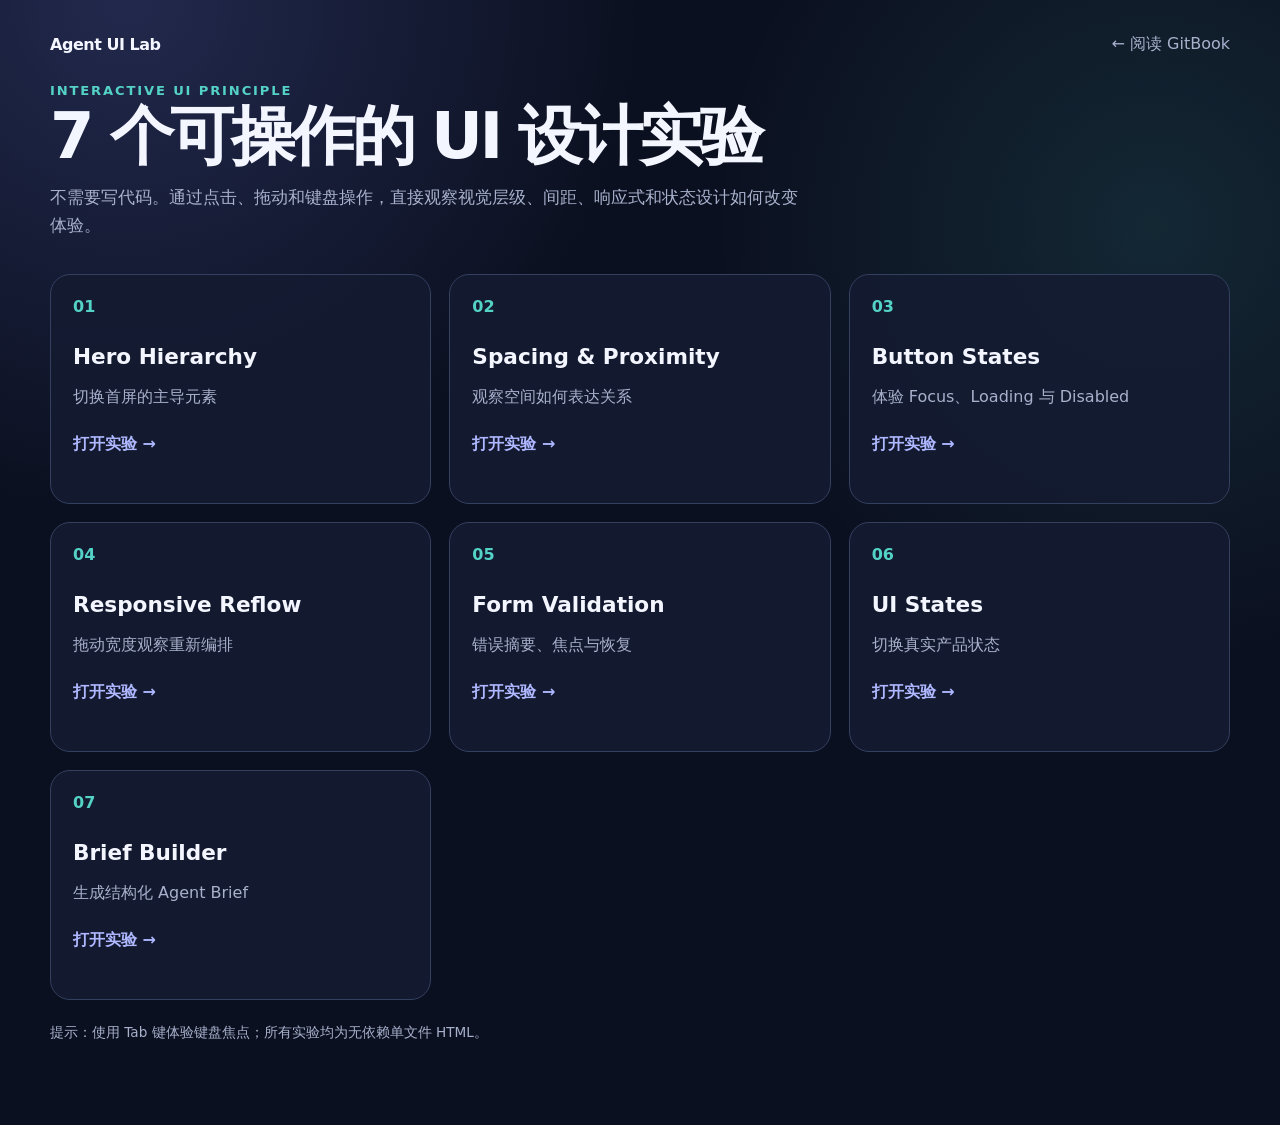
<file: labs/index.html>
<!doctype html><html lang="zh-CN"><head><meta charset="utf-8"><meta name="viewport" content="width=device-width,initial-scale=1"><meta name="description" content="不需要写代码。通过点击、拖动和键盘操作，直接观察视觉层级、间距、响应式和状态设计如何改变体验。"><title>7 个可操作的 UI 设计实验 · Agent UI Lab</title><style>
:root{--bg:#0b1020;--panel:#141b31;--panel2:#1c2542;--text:#f4f6ff;--muted:#a8b1cc;--line:#33405f;--accent:#7c8cff;--accent2:#54d2c6;--danger:#ff7d8d;--warning:#ffc66d;--success:#63d69b;--radius:20px;--shadow:0 22px 70px rgba(0,0,0,.28)}
*{box-sizing:border-box}html{color-scheme:dark}body{margin:0;font-family:Inter,ui-sans-serif,system-ui,-apple-system,BlinkMacSystemFont,"Segoe UI",sans-serif;background:radial-gradient(circle at 10% 0%,rgba(124,140,255,.2),transparent 32%),radial-gradient(circle at 90% 20%,rgba(84,210,198,.12),transparent 30%),var(--bg);color:var(--text);min-height:100vh}
button,input,select{font:inherit}.shell{width:min(1180px,calc(100% - 32px));margin:auto;padding:34px 0 70px}.topbar{display:flex;justify-content:space-between;gap:16px;align-items:center;margin-bottom:28px}.brand{font-weight:850;letter-spacing:-.03em}.back{color:var(--muted);text-decoration:none}.back:hover{color:var(--text)}.eyebrow{color:var(--accent2);font-size:.82rem;font-weight:800;letter-spacing:.14em;text-transform:uppercase}.intro h1{font-size:clamp(2.1rem,5vw,4rem);line-height:1;letter-spacing:-.055em;margin:.35rem 0 1rem;max-width:900px}.intro p{color:var(--muted);font-size:1.05rem;line-height:1.65;max-width:760px}.layout{display:grid;grid-template-columns:minmax(0,1fr) 300px;gap:24px;margin-top:28px}.stage,.controls,.note{border:1px solid var(--line);background:rgba(20,27,49,.86);box-shadow:var(--shadow);border-radius:var(--radius)}.stage{padding:22px;min-height:520px;display:grid;place-items:center;overflow:auto}.controls{padding:20px;align-self:start;position:sticky;top:18px}.controls h2{font-size:1rem;margin:0 0 16px}.field{margin:0 0 18px}.field label{display:flex;justify-content:space-between;color:var(--muted);font-size:.9rem;margin-bottom:8px}.segmented{display:grid;gap:8px}.segmented button,.pill{border:1px solid var(--line);background:var(--panel2);color:var(--text);padding:10px 12px;border-radius:12px;cursor:pointer;text-align:left}.segmented button:hover,.pill:hover{border-color:#6978aa}.segmented button[aria-pressed="true"],.pill.active{background:linear-gradient(135deg,var(--accent),#6978ff);color:#08101f;border-color:transparent;font-weight:800}.range{width:100%;accent-color:var(--accent)}.readout{padding:13px;border-radius:14px;background:#0e1428;color:var(--muted);line-height:1.5;font-size:.9rem}.btn{border:0;border-radius:12px;padding:12px 16px;font-weight:800;cursor:pointer;background:linear-gradient(135deg,var(--accent),#6978ff);color:#07101f}.btn.secondary{background:#e9ecf7;color:#26304a}.btn.ghost{background:transparent;color:var(--text);border:1px solid var(--line)}.btn:focus-visible,.pill:focus-visible,.segmented button:focus-visible,a:focus-visible,input:focus-visible,select:focus-visible{outline:3px solid var(--accent2);outline-offset:3px}.button-row{display:flex;gap:10px;flex-wrap:wrap}.chip{display:inline-flex;padding:6px 9px;border-radius:999px;background:#253053;color:#cbd2ef;font-size:.78rem;font-weight:750}.small{font-size:.86rem;color:var(--muted)}.footer-note{margin-top:24px;color:var(--muted);font-size:.85rem}.sr-only{position:absolute;width:1px;height:1px;padding:0;margin:-1px;overflow:hidden;clip:rect(0,0,0,0);white-space:nowrap;border:0}
@media(max-width:850px){.layout{grid-template-columns:1fr}.controls{position:static;order:-1}.stage{min-height:430px}.topbar{align-items:flex-start;flex-direction:column}}
.grid{display:grid;grid-template-columns:repeat(3,1fr);gap:18px;margin-top:34px}.lab-card{display:block;text-decoration:none;color:var(--text);border:1px solid var(--line);background:rgba(20,27,49,.86);border-radius:20px;padding:22px;min-height:230px;transition:.2s transform,.2s border-color}.lab-card:hover{transform:translateY(-4px);border-color:var(--accent)}.lab-card span{color:var(--accent2);font-weight:850}.lab-card h2{font-size:1.35rem;margin:28px 0 8px}.lab-card p{color:var(--muted);line-height:1.5}.lab-card b{display:block;margin-top:25px;color:#aeb7ff}@media(max-width:900px){.grid{grid-template-columns:repeat(2,1fr)}}@media(max-width:600px){.grid{grid-template-columns:1fr}}</style></head><body><main class="shell"><div class="topbar"><div class="brand">Agent UI Lab</div><a class="back" href="https://github.com/Cafeynman/agent-ui-design-gitbook/blob/main/book/README.md">← 阅读 GitBook</a></div><header class="intro"><div class="eyebrow">Interactive UI Principle</div><h1>7 个可操作的 UI 设计实验</h1><p>不需要写代码。通过点击、拖动和键盘操作，直接观察视觉层级、间距、响应式和状态设计如何改变体验。</p></header><section class="grid"><a class="lab-card" href="hero-hierarchy/index.html"><span>01</span><h2>Hero Hierarchy</h2><p>切换首屏的主导元素</p><b>打开实验 →</b></a><a class="lab-card" href="spacing-proximity/index.html"><span>02</span><h2>Spacing & Proximity</h2><p>观察空间如何表达关系</p><b>打开实验 →</b></a><a class="lab-card" href="button-states/index.html"><span>03</span><h2>Button States</h2><p>体验 Focus、Loading 与 Disabled</p><b>打开实验 →</b></a><a class="lab-card" href="responsive-layout/index.html"><span>04</span><h2>Responsive Reflow</h2><p>拖动宽度观察重新编排</p><b>打开实验 →</b></a><a class="lab-card" href="form-validation/index.html"><span>05</span><h2>Form Validation</h2><p>错误摘要、焦点与恢复</p><b>打开实验 →</b></a><a class="lab-card" href="ui-states/index.html"><span>06</span><h2>UI States</h2><p>切换真实产品状态</p><b>打开实验 →</b></a><a class="lab-card" href="brief-builder/index.html"><span>07</span><h2>Brief Builder</h2><p>生成结构化 Agent Brief</p><b>打开实验 →</b></a></section><p class="footer-note">提示：使用 Tab 键体验键盘焦点；所有实验均为无依赖单文件 HTML。</p></main><script>
const qs=(s,r=document)=>r.querySelector(s);const qsa=(s,r=document)=>[...r.querySelectorAll(s)];
function setPressed(group,active){qsa('[aria-pressed]',group).forEach(b=>b.setAttribute('aria-pressed',String(b===active)))}
</script></body></html>
</file>
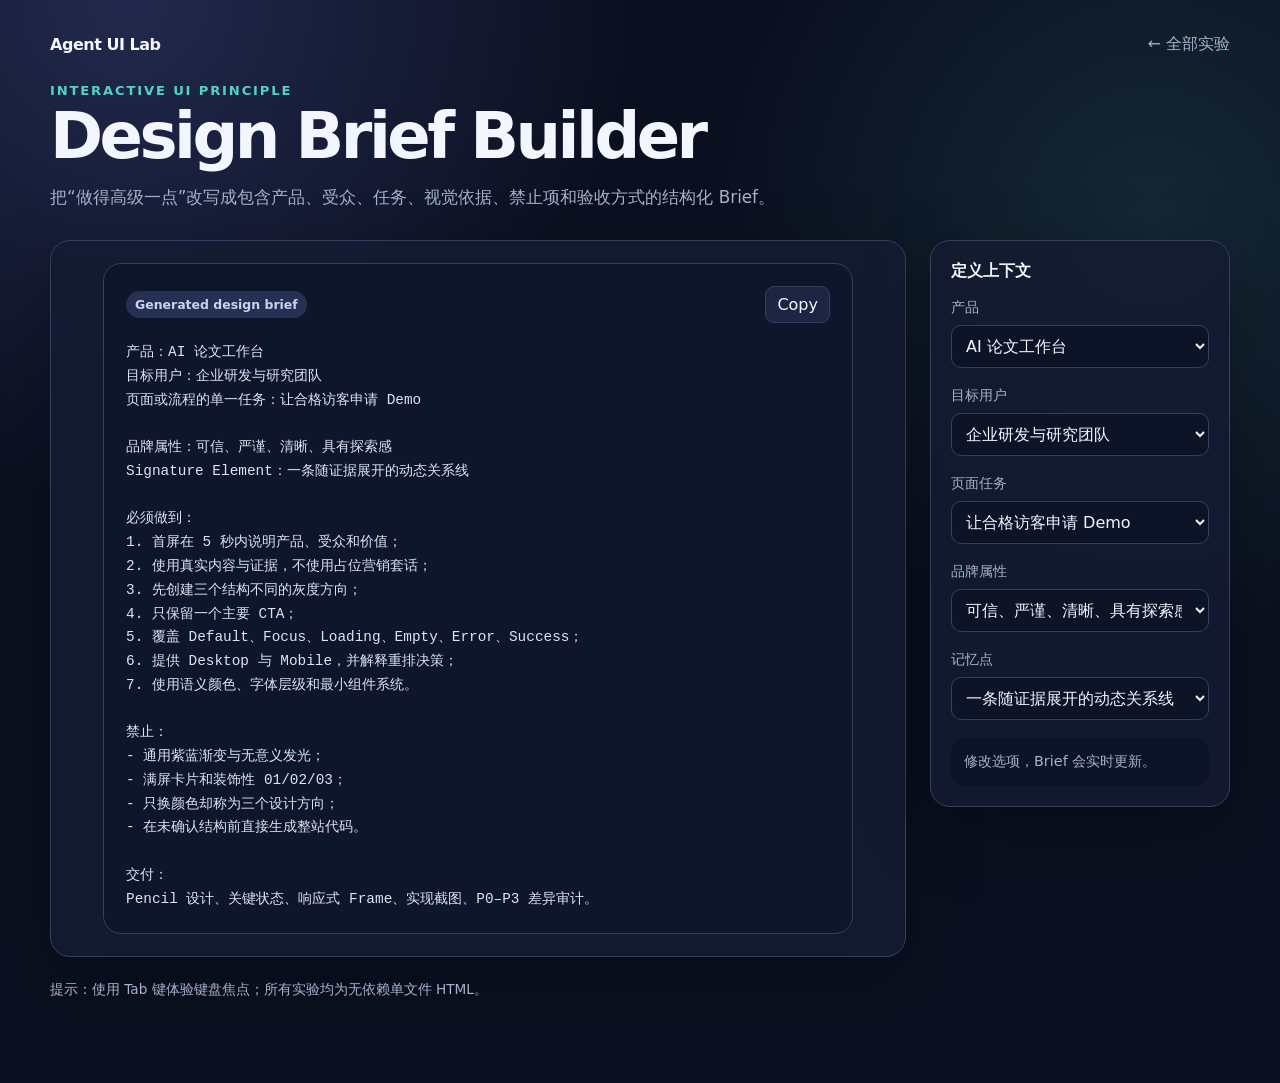
<file: labs/brief-builder/index.html>
<!doctype html><html lang="zh-CN"><head><meta charset="utf-8"><meta name="viewport" content="width=device-width,initial-scale=1"><meta name="description" content="把“做得高级一点”改写成包含产品、受众、任务、视觉依据、禁止项和验收方式的结构化 Brief。"><title>Design Brief Builder · Agent UI Lab</title><style>
:root{--bg:#0b1020;--panel:#141b31;--panel2:#1c2542;--text:#f4f6ff;--muted:#a8b1cc;--line:#33405f;--accent:#7c8cff;--accent2:#54d2c6;--danger:#ff7d8d;--warning:#ffc66d;--success:#63d69b;--radius:20px;--shadow:0 22px 70px rgba(0,0,0,.28)}
*{box-sizing:border-box}html{color-scheme:dark}body{margin:0;font-family:Inter,ui-sans-serif,system-ui,-apple-system,BlinkMacSystemFont,"Segoe UI",sans-serif;background:radial-gradient(circle at 10% 0%,rgba(124,140,255,.2),transparent 32%),radial-gradient(circle at 90% 20%,rgba(84,210,198,.12),transparent 30%),var(--bg);color:var(--text);min-height:100vh}
button,input,select{font:inherit}.shell{width:min(1180px,calc(100% - 32px));margin:auto;padding:34px 0 70px}.topbar{display:flex;justify-content:space-between;gap:16px;align-items:center;margin-bottom:28px}.brand{font-weight:850;letter-spacing:-.03em}.back{color:var(--muted);text-decoration:none}.back:hover{color:var(--text)}.eyebrow{color:var(--accent2);font-size:.82rem;font-weight:800;letter-spacing:.14em;text-transform:uppercase}.intro h1{font-size:clamp(2.1rem,5vw,4rem);line-height:1;letter-spacing:-.055em;margin:.35rem 0 1rem;max-width:900px}.intro p{color:var(--muted);font-size:1.05rem;line-height:1.65;max-width:760px}.layout{display:grid;grid-template-columns:minmax(0,1fr) 300px;gap:24px;margin-top:28px}.stage,.controls,.note{border:1px solid var(--line);background:rgba(20,27,49,.86);box-shadow:var(--shadow);border-radius:var(--radius)}.stage{padding:22px;min-height:520px;display:grid;place-items:center;overflow:auto}.controls{padding:20px;align-self:start;position:sticky;top:18px}.controls h2{font-size:1rem;margin:0 0 16px}.field{margin:0 0 18px}.field label{display:flex;justify-content:space-between;color:var(--muted);font-size:.9rem;margin-bottom:8px}.segmented{display:grid;gap:8px}.segmented button,.pill{border:1px solid var(--line);background:var(--panel2);color:var(--text);padding:10px 12px;border-radius:12px;cursor:pointer;text-align:left}.segmented button:hover,.pill:hover{border-color:#6978aa}.segmented button[aria-pressed="true"],.pill.active{background:linear-gradient(135deg,var(--accent),#6978ff);color:#08101f;border-color:transparent;font-weight:800}.range{width:100%;accent-color:var(--accent)}.readout{padding:13px;border-radius:14px;background:#0e1428;color:var(--muted);line-height:1.5;font-size:.9rem}.btn{border:0;border-radius:12px;padding:12px 16px;font-weight:800;cursor:pointer;background:linear-gradient(135deg,var(--accent),#6978ff);color:#07101f}.btn.secondary{background:#e9ecf7;color:#26304a}.btn.ghost{background:transparent;color:var(--text);border:1px solid var(--line)}.btn:focus-visible,.pill:focus-visible,.segmented button:focus-visible,a:focus-visible,input:focus-visible,select:focus-visible{outline:3px solid var(--accent2);outline-offset:3px}.button-row{display:flex;gap:10px;flex-wrap:wrap}.chip{display:inline-flex;padding:6px 9px;border-radius:999px;background:#253053;color:#cbd2ef;font-size:.78rem;font-weight:750}.small{font-size:.86rem;color:var(--muted)}.footer-note{margin-top:24px;color:var(--muted);font-size:.85rem}.sr-only{position:absolute;width:1px;height:1px;padding:0;margin:-1px;overflow:hidden;clip:rect(0,0,0,0);white-space:nowrap;border:0}
@media(max-width:850px){.layout{grid-template-columns:1fr}.controls{position:static;order:-1}.stage{min-height:430px}.topbar{align-items:flex-start;flex-direction:column}}
.brief-output{width:min(750px,100%);background:#0f162b;border:1px solid #33405f;border-radius:18px;padding:22px}.brief-head{display:flex;justify-content:space-between;align-items:center;margin-bottom:18px}.brief-head button{border:1px solid var(--line);background:var(--panel2);color:var(--text);padding:8px 11px;border-radius:9px}.brief-output pre{white-space:pre-wrap;margin:0;color:#dce2fa;line-height:1.65;font-family:ui-monospace,SFMono-Regular,Menlo,monospace;font-size:.9rem}.controls select{width:100%;background:#0e1428;border:1px solid var(--line);color:var(--text);padding:10px;border-radius:10px}</style></head><body><main class="shell"><div class="topbar"><div class="brand">Agent UI Lab</div><a class="back" href="../index.html">← 全部实验</a></div><header class="intro"><div class="eyebrow">Interactive UI Principle</div><h1>Design Brief Builder</h1><p>把“做得高级一点”改写成包含产品、受众、任务、视觉依据、禁止项和验收方式的结构化 Brief。</p></header><section class="layout"><div class="stage"><div class="brief-output"><div class="brief-head"><span class="chip">Generated design brief</span><button id="copyBtn">Copy</button></div><pre id="briefText">产品：AI 论文工作台
目标用户：企业研发与研究团队
页面或流程的单一任务：让合格访客申请 Demo

品牌属性：可信、严谨、清晰、具有探索感
Signature Element：一条随证据展开的动态关系线

必须做到：
1. 首屏在 5 秒内说明产品、受众和价值；
2. 使用真实内容与证据；
3. 先创建三个结构不同的灰度方向；
4. 只保留一个主要 CTA；
5. 覆盖关键交互与系统状态；
6. 提供 Desktop 与 Mobile。</pre></div></div><aside class="controls"><h2>定义上下文</h2><div class="field"><label for="product">产品</label><select id="product"><option>AI 论文工作台</option><option>团队任务管理器</option><option>个人财务分析工具</option><option>企业安全控制台</option></select></div><div class="field"><label for="audience">目标用户</label><select id="audience"><option>企业研发与研究团队</option><option>小型跨职能团队</option><option>独立专业人士</option><option>企业安全运营人员</option></select></div><div class="field"><label for="goal">页面任务</label><select id="goal"><option>让合格访客申请 Demo</option><option>让新用户完成首次项目</option><option>帮助用户处理异常任务</option><option>让用户理解并升级方案</option></select></div><div class="field"><label for="tone">品牌属性</label><select id="tone"><option>可信、严谨、清晰、具有探索感</option><option>快速、直接、协作、低摩擦</option><option>克制、温和、透明、有掌控感</option><option>专业、警觉、可追溯、低噪音</option></select></div><div class="field"><label for="signature">记忆点</label><select id="signature"><option>一条随证据展开的动态关系线</option><option>可直接操作的真实产品 Demo</option><option>会解释异常原因的状态时间线</option><option>清晰展示风险传播的拓扑图</option></select></div><div class="readout" id="copyStatus" aria-live="polite">修改选项，Brief 会实时更新。</div></aside></section><p class="footer-note">提示：使用 Tab 键体验键盘焦点；所有实验均为无依赖单文件 HTML。</p></main><script>
const qs=(s,r=document)=>r.querySelector(s);const qsa=(s,r=document)=>[...r.querySelectorAll(s)];
function setPressed(group,active){qsa('[aria-pressed]',group).forEach(b=>b.setAttribute('aria-pressed',String(b===active)))}
const ids=['product','audience','goal','tone','signature'];function generate(){const v=Object.fromEntries(ids.map(id=>[id,qs('#'+id).value]));qs('#briefText').textContent=`产品：${v.product}
目标用户：${v.audience}
页面或流程的单一任务：${v.goal}

品牌属性：${v.tone}
Signature Element：${v.signature}

必须做到：
1. 首屏在 5 秒内说明产品、受众和价值；
2. 使用真实内容与证据，不使用占位营销套话；
3. 先创建三个结构不同的灰度方向；
4. 只保留一个主要 CTA；
5. 覆盖 Default、Focus、Loading、Empty、Error、Success；
6. 提供 Desktop 与 Mobile，并解释重排决策；
7. 使用语义颜色、字体层级和最小组件系统。

禁止：
- 通用紫蓝渐变与无意义发光；
- 满屏卡片和装饰性 01/02/03；
- 只换颜色却称为三个设计方向；
- 在未确认结构前直接生成整站代码。

交付：
Pencil 设计、关键状态、响应式 Frame、实现截图、P0–P3 差异审计。`;}ids.forEach(id=>qs('#'+id).addEventListener('change',generate));qs('#copyBtn').addEventListener('click',async()=>{try{await navigator.clipboard.writeText(qs('#briefText').textContent);qs('#copyStatus').textContent='已复制到剪贴板。'}catch{qs('#copyStatus').textContent='浏览器限制复制，请手动选择文本。'}});generate();</script></body></html>
</file>
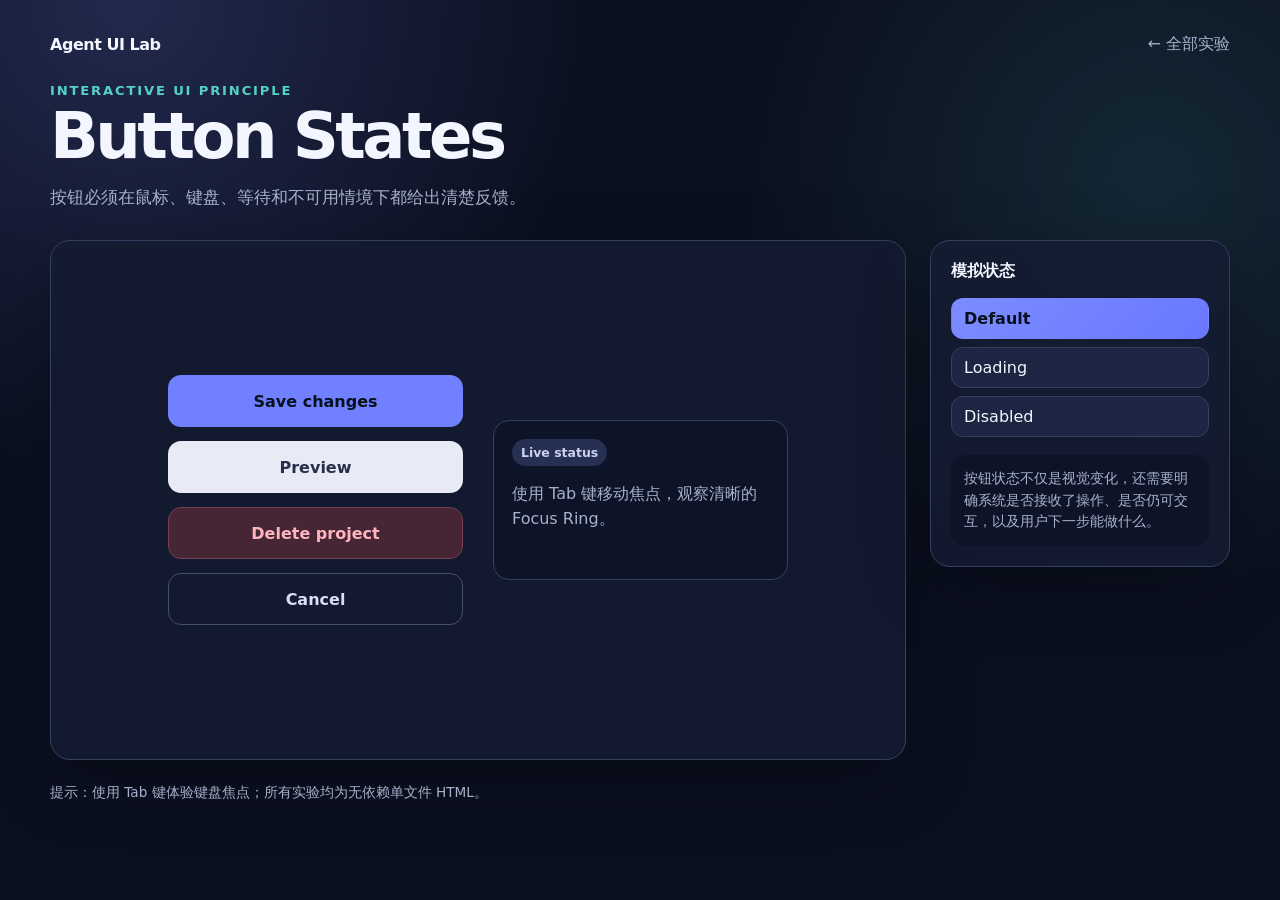
<file: labs/button-states/index.html>
<!doctype html><html lang="zh-CN"><head><meta charset="utf-8"><meta name="viewport" content="width=device-width,initial-scale=1"><meta name="description" content="按钮必须在鼠标、键盘、等待和不可用情境下都给出清楚反馈。"><title>Button States · Agent UI Lab</title><style>
:root{--bg:#0b1020;--panel:#141b31;--panel2:#1c2542;--text:#f4f6ff;--muted:#a8b1cc;--line:#33405f;--accent:#7c8cff;--accent2:#54d2c6;--danger:#ff7d8d;--warning:#ffc66d;--success:#63d69b;--radius:20px;--shadow:0 22px 70px rgba(0,0,0,.28)}
*{box-sizing:border-box}html{color-scheme:dark}body{margin:0;font-family:Inter,ui-sans-serif,system-ui,-apple-system,BlinkMacSystemFont,"Segoe UI",sans-serif;background:radial-gradient(circle at 10% 0%,rgba(124,140,255,.2),transparent 32%),radial-gradient(circle at 90% 20%,rgba(84,210,198,.12),transparent 30%),var(--bg);color:var(--text);min-height:100vh}
button,input,select{font:inherit}.shell{width:min(1180px,calc(100% - 32px));margin:auto;padding:34px 0 70px}.topbar{display:flex;justify-content:space-between;gap:16px;align-items:center;margin-bottom:28px}.brand{font-weight:850;letter-spacing:-.03em}.back{color:var(--muted);text-decoration:none}.back:hover{color:var(--text)}.eyebrow{color:var(--accent2);font-size:.82rem;font-weight:800;letter-spacing:.14em;text-transform:uppercase}.intro h1{font-size:clamp(2.1rem,5vw,4rem);line-height:1;letter-spacing:-.055em;margin:.35rem 0 1rem;max-width:900px}.intro p{color:var(--muted);font-size:1.05rem;line-height:1.65;max-width:760px}.layout{display:grid;grid-template-columns:minmax(0,1fr) 300px;gap:24px;margin-top:28px}.stage,.controls,.note{border:1px solid var(--line);background:rgba(20,27,49,.86);box-shadow:var(--shadow);border-radius:var(--radius)}.stage{padding:22px;min-height:520px;display:grid;place-items:center;overflow:auto}.controls{padding:20px;align-self:start;position:sticky;top:18px}.controls h2{font-size:1rem;margin:0 0 16px}.field{margin:0 0 18px}.field label{display:flex;justify-content:space-between;color:var(--muted);font-size:.9rem;margin-bottom:8px}.segmented{display:grid;gap:8px}.segmented button,.pill{border:1px solid var(--line);background:var(--panel2);color:var(--text);padding:10px 12px;border-radius:12px;cursor:pointer;text-align:left}.segmented button:hover,.pill:hover{border-color:#6978aa}.segmented button[aria-pressed="true"],.pill.active{background:linear-gradient(135deg,var(--accent),#6978ff);color:#08101f;border-color:transparent;font-weight:800}.range{width:100%;accent-color:var(--accent)}.readout{padding:13px;border-radius:14px;background:#0e1428;color:var(--muted);line-height:1.5;font-size:.9rem}.btn{border:0;border-radius:12px;padding:12px 16px;font-weight:800;cursor:pointer;background:linear-gradient(135deg,var(--accent),#6978ff);color:#07101f}.btn.secondary{background:#e9ecf7;color:#26304a}.btn.ghost{background:transparent;color:var(--text);border:1px solid var(--line)}.btn:focus-visible,.pill:focus-visible,.segmented button:focus-visible,a:focus-visible,input:focus-visible,select:focus-visible{outline:3px solid var(--accent2);outline-offset:3px}.button-row{display:flex;gap:10px;flex-wrap:wrap}.chip{display:inline-flex;padding:6px 9px;border-radius:999px;background:#253053;color:#cbd2ef;font-size:.78rem;font-weight:750}.small{font-size:.86rem;color:var(--muted)}.footer-note{margin-top:24px;color:var(--muted);font-size:.85rem}.sr-only{position:absolute;width:1px;height:1px;padding:0;margin:-1px;overflow:hidden;clip:rect(0,0,0,0);white-space:nowrap;border:0}
@media(max-width:850px){.layout{grid-template-columns:1fr}.controls{position:static;order:-1}.stage{min-height:430px}.topbar{align-items:flex-start;flex-direction:column}}
.button-demo{width:min(620px,100%);display:grid;grid-template-columns:1fr 1fr;gap:30px;align-items:center}.button-stack{display:grid;gap:14px}.demo-btn{position:relative;min-height:52px;border-radius:13px;border:1px solid transparent;padding:0 18px;font-weight:850;cursor:pointer;transition:.16s}.demo-btn:hover{transform:translateY(-2px)}.demo-btn:focus-visible{outline:4px solid #54d2c6;outline-offset:4px}.demo-btn.primary{background:#7180ff;color:#07101f}.demo-btn.secondary{background:#e8ebf5;color:#26304a}.demo-btn.danger{background:#462534;color:#ffb5c0;border-color:#744052}.demo-btn.quiet{background:transparent;color:#d8def4;border-color:#43506f}.demo-btn.loading span{opacity:.5}.demo-btn i{display:none;width:18px;height:18px;border:3px solid rgba(7,16,31,.3);border-top-color:#07101f;border-radius:50%;animation:spin .7s linear infinite;position:absolute;left:calc(50% - 9px);top:calc(50% - 9px)}.demo-btn.loading i{display:block}.demo-btn:disabled{cursor:not-allowed;opacity:.48;transform:none}.status-card{background:#0e1428;border:1px solid var(--line);padding:18px;border-radius:16px;min-height:160px}.status-card p{color:var(--muted);line-height:1.55}@keyframes spin{to{transform:rotate(1turn)}}@media(max-width:620px){.button-demo{grid-template-columns:1fr}}</style></head><body><main class="shell"><div class="topbar"><div class="brand">Agent UI Lab</div><a class="back" href="../index.html">← 全部实验</a></div><header class="intro"><div class="eyebrow">Interactive UI Principle</div><h1>Button States</h1><p>按钮必须在鼠标、键盘、等待和不可用情境下都给出清楚反馈。</p></header><section class="layout"><div class="stage"><div class="button-demo"><div class="button-stack"><button class="demo-btn primary" id="primaryBtn"><span>Save changes</span><i aria-hidden="true"></i></button><button class="demo-btn secondary">Preview</button><button class="demo-btn danger">Delete project</button><button class="demo-btn quiet">Cancel</button></div><div class="status-card" aria-live="polite"><span class="chip">Live status</span><p id="buttonStatus">使用 Tab 键移动焦点，观察清晰的 Focus Ring。</p></div></div></div><aside class="controls"><h2>模拟状态</h2><div class="field segmented" id="buttonModes"><button aria-pressed="true" data-state="default">Default</button><button aria-pressed="false" data-state="loading">Loading</button><button aria-pressed="false" data-state="disabled">Disabled</button></div><div class="readout">按钮状态不仅是视觉变化，还需要明确系统是否接收了操作、是否仍可交互，以及用户下一步能做什么。</div></aside></section><p class="footer-note">提示：使用 Tab 键体验键盘焦点；所有实验均为无依赖单文件 HTML。</p></main><script>
const qs=(s,r=document)=>r.querySelector(s);const qsa=(s,r=document)=>[...r.querySelectorAll(s)];
function setPressed(group,active){qsa('[aria-pressed]',group).forEach(b=>b.setAttribute('aria-pressed',String(b===active)))}
const p=qs('#primaryBtn'),status=qs('#buttonStatus');qs('#buttonModes').addEventListener('click',e=>{const b=e.target.closest('button');if(!b)return;setPressed(qs('#buttonModes'),b);p.disabled=false;p.classList.remove('loading');if(b.dataset.state==='loading'){p.classList.add('loading');status.textContent='Loading：操作已被接收，按钮暂时避免重复提交，同时保持原尺寸。'}else if(b.dataset.state==='disabled'){p.disabled=true;status.textContent='Disabled：控件不可操作，但界面仍应在附近解释不可用原因。'}else{status.textContent='Default：使用 Tab 键移动焦点，观察清晰的 Focus Ring。'}});qsa('.demo-btn').forEach(b=>b.addEventListener('click',()=>{if(!b.disabled&&!b.classList.contains('loading'))status.textContent='已触发：'+b.textContent.trim()}));</script></body></html>
</file>
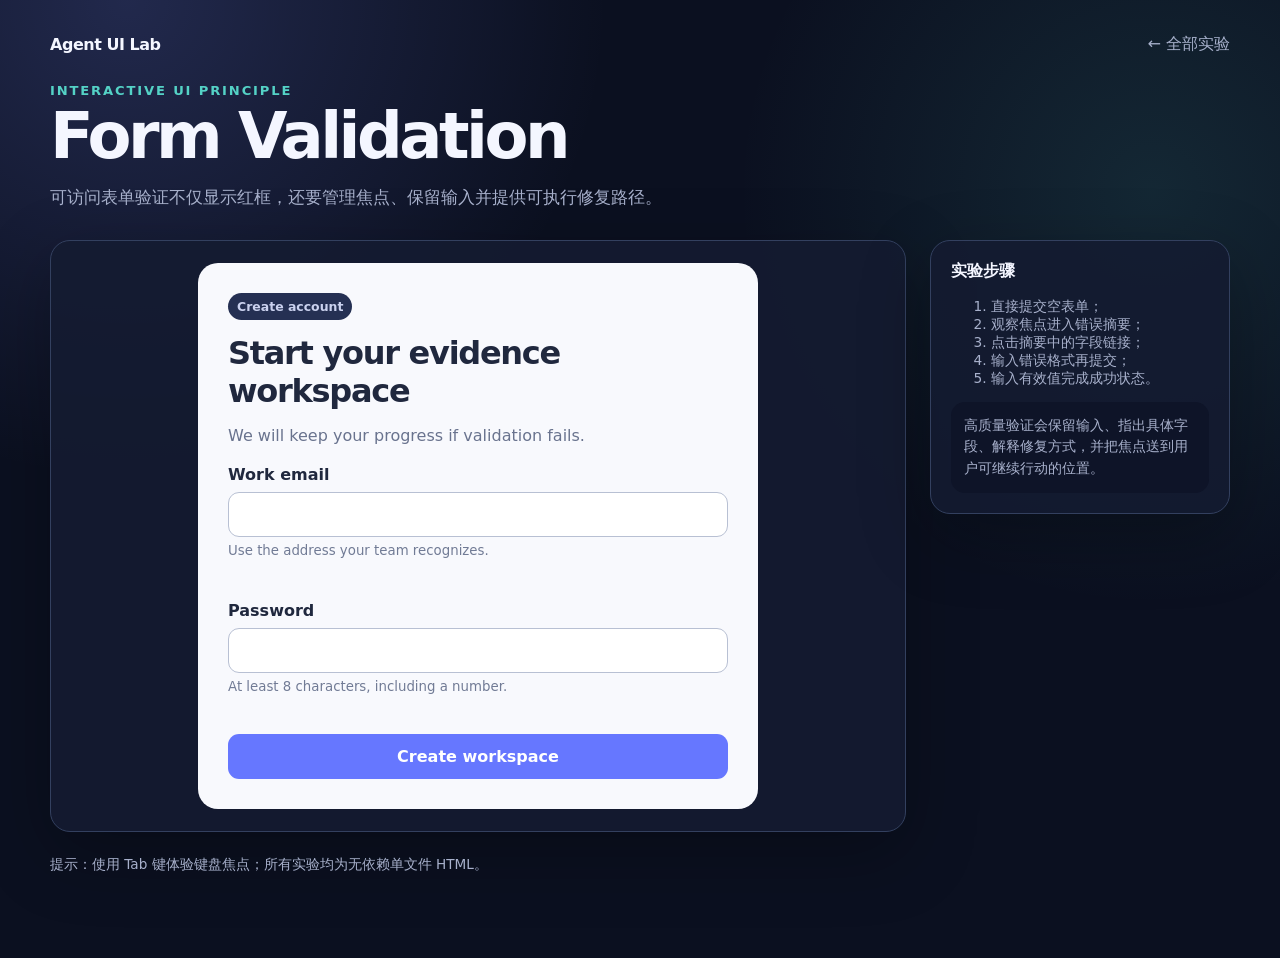
<file: labs/form-validation/index.html>
<!doctype html><html lang="zh-CN"><head><meta charset="utf-8"><meta name="viewport" content="width=device-width,initial-scale=1"><meta name="description" content="可访问表单验证不仅显示红框，还要管理焦点、保留输入并提供可执行修复路径。"><title>Form Validation · Agent UI Lab</title><style>
:root{--bg:#0b1020;--panel:#141b31;--panel2:#1c2542;--text:#f4f6ff;--muted:#a8b1cc;--line:#33405f;--accent:#7c8cff;--accent2:#54d2c6;--danger:#ff7d8d;--warning:#ffc66d;--success:#63d69b;--radius:20px;--shadow:0 22px 70px rgba(0,0,0,.28)}
*{box-sizing:border-box}html{color-scheme:dark}body{margin:0;font-family:Inter,ui-sans-serif,system-ui,-apple-system,BlinkMacSystemFont,"Segoe UI",sans-serif;background:radial-gradient(circle at 10% 0%,rgba(124,140,255,.2),transparent 32%),radial-gradient(circle at 90% 20%,rgba(84,210,198,.12),transparent 30%),var(--bg);color:var(--text);min-height:100vh}
button,input,select{font:inherit}.shell{width:min(1180px,calc(100% - 32px));margin:auto;padding:34px 0 70px}.topbar{display:flex;justify-content:space-between;gap:16px;align-items:center;margin-bottom:28px}.brand{font-weight:850;letter-spacing:-.03em}.back{color:var(--muted);text-decoration:none}.back:hover{color:var(--text)}.eyebrow{color:var(--accent2);font-size:.82rem;font-weight:800;letter-spacing:.14em;text-transform:uppercase}.intro h1{font-size:clamp(2.1rem,5vw,4rem);line-height:1;letter-spacing:-.055em;margin:.35rem 0 1rem;max-width:900px}.intro p{color:var(--muted);font-size:1.05rem;line-height:1.65;max-width:760px}.layout{display:grid;grid-template-columns:minmax(0,1fr) 300px;gap:24px;margin-top:28px}.stage,.controls,.note{border:1px solid var(--line);background:rgba(20,27,49,.86);box-shadow:var(--shadow);border-radius:var(--radius)}.stage{padding:22px;min-height:520px;display:grid;place-items:center;overflow:auto}.controls{padding:20px;align-self:start;position:sticky;top:18px}.controls h2{font-size:1rem;margin:0 0 16px}.field{margin:0 0 18px}.field label{display:flex;justify-content:space-between;color:var(--muted);font-size:.9rem;margin-bottom:8px}.segmented{display:grid;gap:8px}.segmented button,.pill{border:1px solid var(--line);background:var(--panel2);color:var(--text);padding:10px 12px;border-radius:12px;cursor:pointer;text-align:left}.segmented button:hover,.pill:hover{border-color:#6978aa}.segmented button[aria-pressed="true"],.pill.active{background:linear-gradient(135deg,var(--accent),#6978ff);color:#08101f;border-color:transparent;font-weight:800}.range{width:100%;accent-color:var(--accent)}.readout{padding:13px;border-radius:14px;background:#0e1428;color:var(--muted);line-height:1.5;font-size:.9rem}.btn{border:0;border-radius:12px;padding:12px 16px;font-weight:800;cursor:pointer;background:linear-gradient(135deg,var(--accent),#6978ff);color:#07101f}.btn.secondary{background:#e9ecf7;color:#26304a}.btn.ghost{background:transparent;color:var(--text);border:1px solid var(--line)}.btn:focus-visible,.pill:focus-visible,.segmented button:focus-visible,a:focus-visible,input:focus-visible,select:focus-visible{outline:3px solid var(--accent2);outline-offset:3px}.button-row{display:flex;gap:10px;flex-wrap:wrap}.chip{display:inline-flex;padding:6px 9px;border-radius:999px;background:#253053;color:#cbd2ef;font-size:.78rem;font-weight:750}.small{font-size:.86rem;color:var(--muted)}.footer-note{margin-top:24px;color:var(--muted);font-size:.85rem}.sr-only{position:absolute;width:1px;height:1px;padding:0;margin:-1px;overflow:hidden;clip:rect(0,0,0,0);white-space:nowrap;border:0}
@media(max-width:850px){.layout{grid-template-columns:1fr}.controls{position:static;order:-1}.stage{min-height:430px}.topbar{align-items:flex-start;flex-direction:column}}
.form-card{width:min(560px,100%);background:#f8f9fd;color:#20283e;border-radius:20px;padding:30px}.form-title h2{font-size:2rem;letter-spacing:-.04em;margin:14px 0 6px}.form-title p{color:#69738e}.f{margin-top:20px}.f label{display:block;font-weight:800;margin-bottom:8px}.f input{width:100%;border:1px solid #b8c0d3;background:white;color:#20283e;border-radius:11px;padding:12px 13px}.f input:focus{outline:3px solid #8ae0d3;outline-offset:2px;border-color:#3a8f83}.f input[aria-invalid="true"]{border-color:#d64f65;background:#fff7f8}.f small{display:block;color:#717b95;margin-top:6px}.error{color:#bf344b;margin:6px 0 0;font-size:.86rem;min-height:1.2em}.submit{width:100%;margin-top:18px;border:0;border-radius:11px;padding:13px;background:#6677ff;color:white;font-weight:850}.error-summary{border:2px solid #c64258;background:#fff1f3;border-radius:12px;padding:14px;margin-bottom:20px}.error-summary:focus{outline:4px solid #8ae0d3;outline-offset:3px}.error-summary ul{margin-bottom:0}.error-summary a{color:#a52c40}.success{margin-top:16px;border-radius:12px;background:#e8fbf4;color:#14614f;padding:14px;display:flex;flex-direction:column;gap:3px}.success[hidden]{display:none}</style></head><body><main class="shell"><div class="topbar"><div class="brand">Agent UI Lab</div><a class="back" href="../index.html">← 全部实验</a></div><header class="intro"><div class="eyebrow">Interactive UI Principle</div><h1>Form Validation</h1><p>可访问表单验证不仅显示红框，还要管理焦点、保留输入并提供可执行修复路径。</p></header><section class="layout"><div class="stage"><form class="form-card" id="demoForm" novalidate><div id="summary" class="error-summary" tabindex="-1" hidden><b>请修正以下问题</b><ul></ul></div><div class="form-title"><span class="chip">Create account</span><h2>Start your evidence workspace</h2><p>We will keep your progress if validation fails.</p></div><div class="f"><label for="email">Work email</label><input id="email" name="email" type="email" autocomplete="email" aria-describedby="emailHelp emailError"><small id="emailHelp">Use the address your team recognizes.</small><p class="error" id="emailError"></p></div><div class="f"><label for="password">Password</label><input id="password" name="password" type="password" autocomplete="new-password" aria-describedby="passwordHelp passwordError"><small id="passwordHelp">At least 8 characters, including a number.</small><p class="error" id="passwordError"></p></div><button class="submit" type="submit">Create workspace</button><div class="success" id="success" role="status" hidden><b>Workspace created</b><span>Next, invite your first teammate.</span></div></form></div><aside class="controls"><h2>实验步骤</h2><ol class="small"><li>直接提交空表单；</li><li>观察焦点进入错误摘要；</li><li>点击摘要中的字段链接；</li><li>输入错误格式再提交；</li><li>输入有效值完成成功状态。</li></ol><div class="readout">高质量验证会保留输入、指出具体字段、解释修复方式，并把焦点送到用户可继续行动的位置。</div></aside></section><p class="footer-note">提示：使用 Tab 键体验键盘焦点；所有实验均为无依赖单文件 HTML。</p></main><script>
const qs=(s,r=document)=>r.querySelector(s);const qsa=(s,r=document)=>[...r.querySelectorAll(s)];
function setPressed(group,active){qsa('[aria-pressed]',group).forEach(b=>b.setAttribute('aria-pressed',String(b===active)))}
const form=qs('#demoForm'),summary=qs('#summary'),success=qs('#success');const fields={email:qs('#email'),password:qs('#password')};function errorFor(name,msg){const f=fields[name];f.setAttribute('aria-invalid','true');qs('#'+name+'Error').textContent=msg;return `<li><a href="#${name}">${msg}</a></li>`}function clear(){Object.entries(fields).forEach(([n,f])=>{f.removeAttribute('aria-invalid');qs('#'+n+'Error').textContent=''})}form.addEventListener('submit',e=>{e.preventDefault();clear();success.hidden=true;let errs=[];const email=fields.email.value.trim(),pw=fields.password.value;if(!email)errs.push(errorFor('email','请输入工作邮箱。'));else if(!/^[^@\s]+@[^@\s]+\.[^@\s]+$/.test(email))errs.push(errorFor('email','邮箱格式不完整，例如 name@company.com。'));if(!pw)errs.push(errorFor('password','请输入密码。'));else if(pw.length<8||!/[0-9]/.test(pw))errs.push(errorFor('password','密码至少 8 位，并包含一个数字。'));if(errs.length){summary.hidden=false;qs('ul',summary).innerHTML=errs.join('');summary.focus()}else{summary.hidden=true;success.hidden=false;success.focus?.()}});summary.addEventListener('click',e=>{const a=e.target.closest('a');if(a){e.preventDefault();qs(a.getAttribute('href')).focus()}});</script></body></html>
</file>
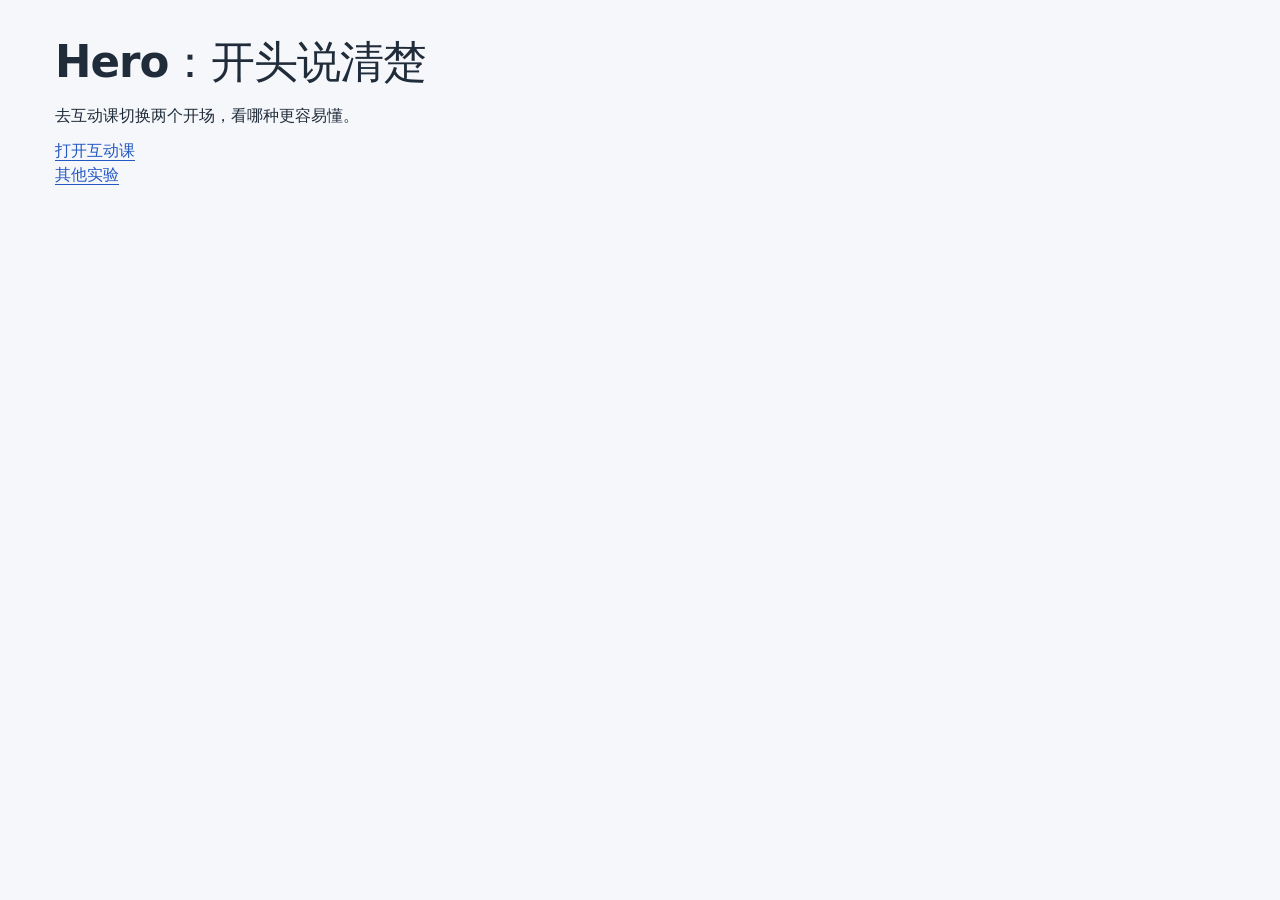
<file: labs/hero-hierarchy/index.html>
<!doctype html><html lang="zh-CN"><meta charset="utf-8"><meta name="viewport" content="width=device-width,initial-scale=1"><title>开场与层级</title><link rel="stylesheet" href="../../assets/style.css"><main><h1>Hero：开头说清楚</h1><p>去互动课切换两个开场，看哪种更容易懂。</p><a href="../../index.html#lesson=hero">打开互动课</a><p><a href="../index.html">其他实验</a></p></main></html>
</file>
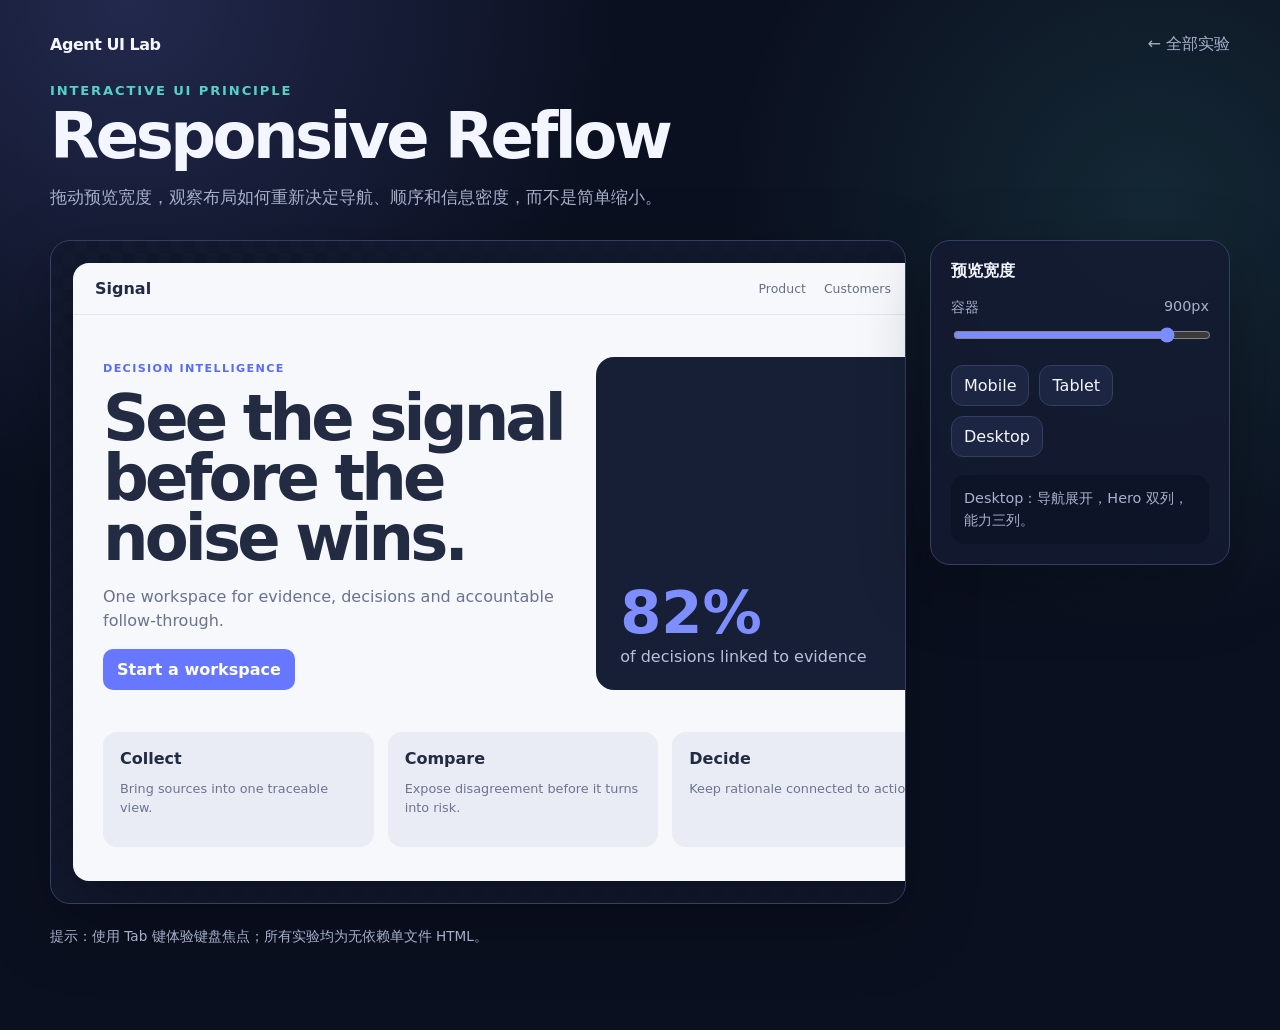
<file: labs/responsive-layout/index.html>
<!doctype html><html lang="zh-CN"><head><meta charset="utf-8"><meta name="viewport" content="width=device-width,initial-scale=1"><meta name="description" content="拖动预览宽度，观察布局如何重新决定导航、顺序和信息密度，而不是简单缩小。"><title>Responsive Reflow · Agent UI Lab</title><style>
:root{--bg:#0b1020;--panel:#141b31;--panel2:#1c2542;--text:#f4f6ff;--muted:#a8b1cc;--line:#33405f;--accent:#7c8cff;--accent2:#54d2c6;--danger:#ff7d8d;--warning:#ffc66d;--success:#63d69b;--radius:20px;--shadow:0 22px 70px rgba(0,0,0,.28)}
*{box-sizing:border-box}html{color-scheme:dark}body{margin:0;font-family:Inter,ui-sans-serif,system-ui,-apple-system,BlinkMacSystemFont,"Segoe UI",sans-serif;background:radial-gradient(circle at 10% 0%,rgba(124,140,255,.2),transparent 32%),radial-gradient(circle at 90% 20%,rgba(84,210,198,.12),transparent 30%),var(--bg);color:var(--text);min-height:100vh}
button,input,select{font:inherit}.shell{width:min(1180px,calc(100% - 32px));margin:auto;padding:34px 0 70px}.topbar{display:flex;justify-content:space-between;gap:16px;align-items:center;margin-bottom:28px}.brand{font-weight:850;letter-spacing:-.03em}.back{color:var(--muted);text-decoration:none}.back:hover{color:var(--text)}.eyebrow{color:var(--accent2);font-size:.82rem;font-weight:800;letter-spacing:.14em;text-transform:uppercase}.intro h1{font-size:clamp(2.1rem,5vw,4rem);line-height:1;letter-spacing:-.055em;margin:.35rem 0 1rem;max-width:900px}.intro p{color:var(--muted);font-size:1.05rem;line-height:1.65;max-width:760px}.layout{display:grid;grid-template-columns:minmax(0,1fr) 300px;gap:24px;margin-top:28px}.stage,.controls,.note{border:1px solid var(--line);background:rgba(20,27,49,.86);box-shadow:var(--shadow);border-radius:var(--radius)}.stage{padding:22px;min-height:520px;display:grid;place-items:center;overflow:auto}.controls{padding:20px;align-self:start;position:sticky;top:18px}.controls h2{font-size:1rem;margin:0 0 16px}.field{margin:0 0 18px}.field label{display:flex;justify-content:space-between;color:var(--muted);font-size:.9rem;margin-bottom:8px}.segmented{display:grid;gap:8px}.segmented button,.pill{border:1px solid var(--line);background:var(--panel2);color:var(--text);padding:10px 12px;border-radius:12px;cursor:pointer;text-align:left}.segmented button:hover,.pill:hover{border-color:#6978aa}.segmented button[aria-pressed="true"],.pill.active{background:linear-gradient(135deg,var(--accent),#6978ff);color:#08101f;border-color:transparent;font-weight:800}.range{width:100%;accent-color:var(--accent)}.readout{padding:13px;border-radius:14px;background:#0e1428;color:var(--muted);line-height:1.5;font-size:.9rem}.btn{border:0;border-radius:12px;padding:12px 16px;font-weight:800;cursor:pointer;background:linear-gradient(135deg,var(--accent),#6978ff);color:#07101f}.btn.secondary{background:#e9ecf7;color:#26304a}.btn.ghost{background:transparent;color:var(--text);border:1px solid var(--line)}.btn:focus-visible,.pill:focus-visible,.segmented button:focus-visible,a:focus-visible,input:focus-visible,select:focus-visible{outline:3px solid var(--accent2);outline-offset:3px}.button-row{display:flex;gap:10px;flex-wrap:wrap}.chip{display:inline-flex;padding:6px 9px;border-radius:999px;background:#253053;color:#cbd2ef;font-size:.78rem;font-weight:750}.small{font-size:.86rem;color:var(--muted)}.footer-note{margin-top:24px;color:var(--muted);font-size:.85rem}.sr-only{position:absolute;width:1px;height:1px;padding:0;margin:-1px;overflow:hidden;clip:rect(0,0,0,0);white-space:nowrap;border:0}
@media(max-width:850px){.layout{grid-template-columns:1fr}.controls{position:static;order:-1}.stage{min-height:430px}.topbar{align-items:flex-start;flex-direction:column}}
.checker{background-image:linear-gradient(45deg,#12192d 25%,transparent 25%),linear-gradient(-45deg,#12192d 25%,transparent 25%),linear-gradient(45deg,transparent 75%,#12192d 75%),linear-gradient(-45deg,transparent 75%,#12192d 75%);background-size:24px 24px;background-position:0 0,0 12px,12px -12px,-12px 0}.device{width:900px;max-width:100%;transition:.25s width;background:#f7f8fc;color:#222b42;border-radius:16px;overflow:hidden;box-shadow:0 18px 55px rgba(0,0,0,.3)}.site nav{display:flex;justify-content:space-between;align-items:center;padding:16px 22px;border-bottom:1px solid #e1e5ef}.links{display:flex;gap:18px;color:#66708d;font-size:.78rem}.menu{display:none;border:0;background:#e6e9f2;border-radius:8px;padding:7px 9px}.rhero{display:grid;grid-template-columns:1.15fr .85fr;gap:24px;padding:42px 30px}.rhero h2{font-size:clamp(2rem,5vw,4.2rem);line-height:.94;letter-spacing:-.06em;margin:12px 0}.rhero p{color:#69738d;line-height:1.5}.rhero button{border:0;background:#6777ff;color:white;padding:11px 14px;border-radius:10px;font-weight:800}.r-eyebrow{color:#596bff;font-size:.7rem;text-transform:uppercase;font-weight:850;letter-spacing:.12em}.visual{background:#171f36;border-radius:18px;color:white;display:flex;flex-direction:column;justify-content:flex-end;padding:24px;min-height:220px}.visual b{font-size:3.7rem;color:#7f8eff}.visual span{color:#b7c0dc}.rgrid{display:grid;grid-template-columns:repeat(3,1fr);gap:14px;padding:0 30px 34px}.rgrid article{background:#e9ecf4;border-radius:14px;padding:17px}.rgrid p{font-size:.8rem;color:#6b7590;line-height:1.45}.device.narrow .links{display:none}.device.narrow .menu{display:block}.device.narrow .rhero{grid-template-columns:1fr;padding:28px 20px}.device.narrow .visual{order:-1;min-height:150px}.device.narrow .rgrid{grid-template-columns:1fr;padding:0 20px 28px}.device.medium .rgrid{grid-template-columns:repeat(2,1fr)}.device.medium .rgrid article:last-child{grid-column:1/-1}@media(max-width:620px){.stage{padding:10px}}</style></head><body><main class="shell"><div class="topbar"><div class="brand">Agent UI Lab</div><a class="back" href="../index.html">← 全部实验</a></div><header class="intro"><div class="eyebrow">Interactive UI Principle</div><h1>Responsive Reflow</h1><p>拖动预览宽度，观察布局如何重新决定导航、顺序和信息密度，而不是简单缩小。</p></header><section class="layout"><div class="stage checker"><div class="device" id="device"><div class="site"><nav><strong>Signal</strong><div class="links"><span>Product</span><span>Customers</span><span>Pricing</span></div><button class="menu" aria-label="打开菜单">☰</button></nav><section class="rhero"><div><span class="r-eyebrow">Decision intelligence</span><h2>See the signal before the noise wins.</h2><p>One workspace for evidence, decisions and accountable follow-through.</p><button>Start a workspace</button></div><div class="visual"><b>82%</b><span>of decisions linked to evidence</span></div></section><section class="rgrid"><article><b>Collect</b><p>Bring sources into one traceable view.</p></article><article><b>Compare</b><p>Expose disagreement before it turns into risk.</p></article><article><b>Decide</b><p>Keep rationale connected to action.</p></article></section></div></div></div><aside class="controls"><h2>预览宽度</h2><div class="field"><label for="width">容器 <output id="widthOut">900px</output></label><input class="range" id="width" type="range" min="320" max="1000" value="900"></div><div class="field button-row"><button class="pill" data-width="390">Mobile</button><button class="pill" data-width="768">Tablet</button><button class="pill" data-width="1000">Desktop</button></div><div class="readout" id="respReadout">Desktop：导航展开，Hero 双列，能力三列。</div></aside></section><p class="footer-note">提示：使用 Tab 键体验键盘焦点；所有实验均为无依赖单文件 HTML。</p></main><script>
const qs=(s,r=document)=>r.querySelector(s);const qsa=(s,r=document)=>[...r.querySelectorAll(s)];
function setPressed(group,active){qsa('[aria-pressed]',group).forEach(b=>b.setAttribute('aria-pressed',String(b===active)))}
const device=qs('#device'),slider=qs('#width'),out=qs('#widthOut'),readout=qs('#respReadout');function updateWidth(v){v=+v;device.style.width=v+'px';slider.value=v;out.value=v+'px';device.classList.toggle('narrow',v<560);device.classList.toggle('medium',v>=560&&v<820);readout.textContent=v<560?'Mobile：导航折叠，产品证据前置，Hero 与能力改为单列。':v<820?'Tablet：Hero 保持双列，能力改为两列并让最后一项跨列。':'Desktop：导航展开，Hero 双列，能力三列。'}slider.addEventListener('input',()=>updateWidth(slider.value));qsa('[data-width]').forEach(b=>b.addEventListener('click',()=>updateWidth(b.dataset.width)));updateWidth(900);</script></body></html>
</file>
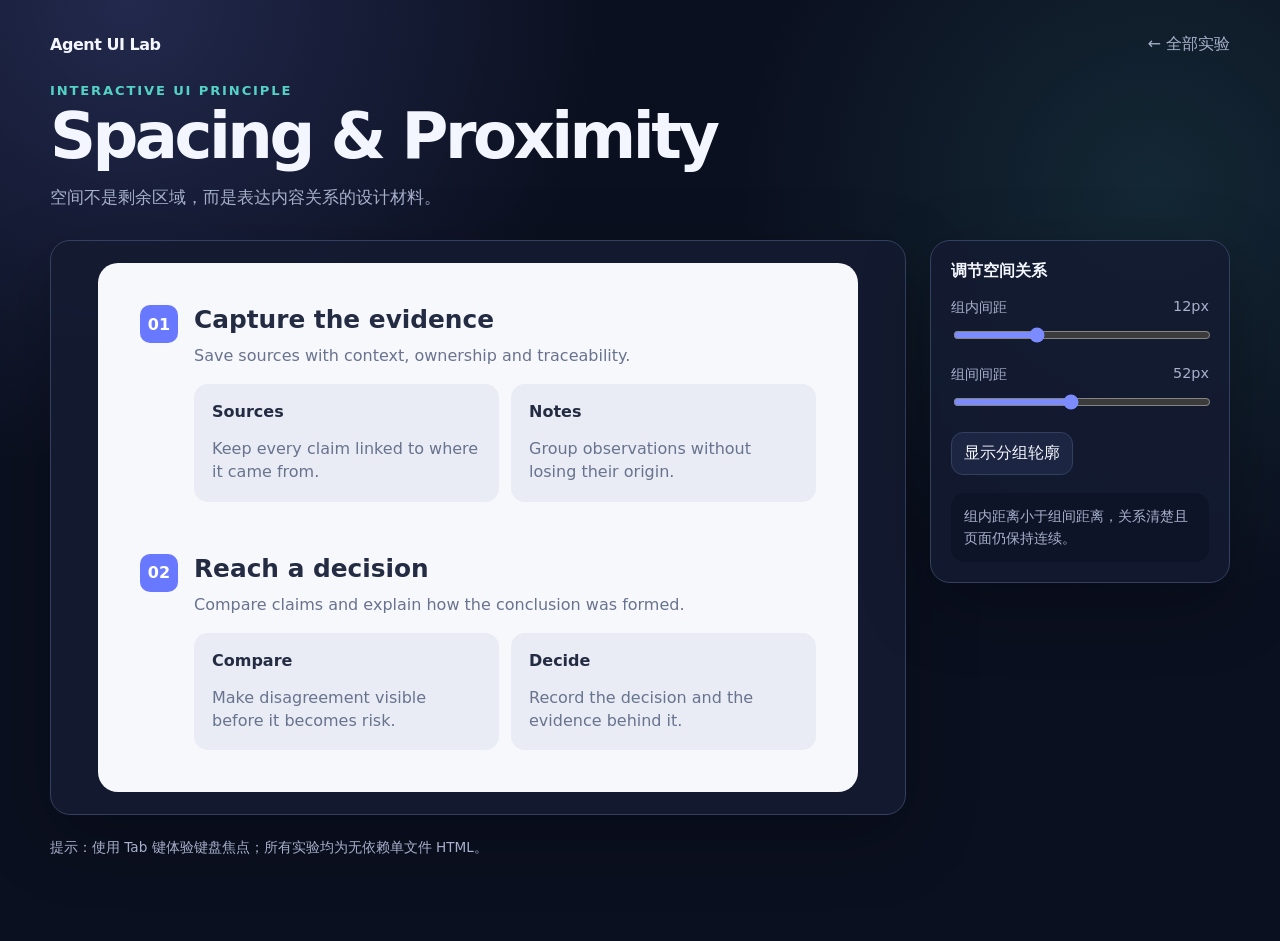
<file: labs/spacing-proximity/index.html>
<!doctype html><html lang="zh-CN"><head><meta charset="utf-8"><meta name="viewport" content="width=device-width,initial-scale=1"><meta name="description" content="空间不是剩余区域，而是表达内容关系的设计材料。"><title>Spacing &amp; Proximity · Agent UI Lab</title><style>
:root{--bg:#0b1020;--panel:#141b31;--panel2:#1c2542;--text:#f4f6ff;--muted:#a8b1cc;--line:#33405f;--accent:#7c8cff;--accent2:#54d2c6;--danger:#ff7d8d;--warning:#ffc66d;--success:#63d69b;--radius:20px;--shadow:0 22px 70px rgba(0,0,0,.28)}
*{box-sizing:border-box}html{color-scheme:dark}body{margin:0;font-family:Inter,ui-sans-serif,system-ui,-apple-system,BlinkMacSystemFont,"Segoe UI",sans-serif;background:radial-gradient(circle at 10% 0%,rgba(124,140,255,.2),transparent 32%),radial-gradient(circle at 90% 20%,rgba(84,210,198,.12),transparent 30%),var(--bg);color:var(--text);min-height:100vh}
button,input,select{font:inherit}.shell{width:min(1180px,calc(100% - 32px));margin:auto;padding:34px 0 70px}.topbar{display:flex;justify-content:space-between;gap:16px;align-items:center;margin-bottom:28px}.brand{font-weight:850;letter-spacing:-.03em}.back{color:var(--muted);text-decoration:none}.back:hover{color:var(--text)}.eyebrow{color:var(--accent2);font-size:.82rem;font-weight:800;letter-spacing:.14em;text-transform:uppercase}.intro h1{font-size:clamp(2.1rem,5vw,4rem);line-height:1;letter-spacing:-.055em;margin:.35rem 0 1rem;max-width:900px}.intro p{color:var(--muted);font-size:1.05rem;line-height:1.65;max-width:760px}.layout{display:grid;grid-template-columns:minmax(0,1fr) 300px;gap:24px;margin-top:28px}.stage,.controls,.note{border:1px solid var(--line);background:rgba(20,27,49,.86);box-shadow:var(--shadow);border-radius:var(--radius)}.stage{padding:22px;min-height:520px;display:grid;place-items:center;overflow:auto}.controls{padding:20px;align-self:start;position:sticky;top:18px}.controls h2{font-size:1rem;margin:0 0 16px}.field{margin:0 0 18px}.field label{display:flex;justify-content:space-between;color:var(--muted);font-size:.9rem;margin-bottom:8px}.segmented{display:grid;gap:8px}.segmented button,.pill{border:1px solid var(--line);background:var(--panel2);color:var(--text);padding:10px 12px;border-radius:12px;cursor:pointer;text-align:left}.segmented button:hover,.pill:hover{border-color:#6978aa}.segmented button[aria-pressed="true"],.pill.active{background:linear-gradient(135deg,var(--accent),#6978ff);color:#08101f;border-color:transparent;font-weight:800}.range{width:100%;accent-color:var(--accent)}.readout{padding:13px;border-radius:14px;background:#0e1428;color:var(--muted);line-height:1.5;font-size:.9rem}.btn{border:0;border-radius:12px;padding:12px 16px;font-weight:800;cursor:pointer;background:linear-gradient(135deg,var(--accent),#6978ff);color:#07101f}.btn.secondary{background:#e9ecf7;color:#26304a}.btn.ghost{background:transparent;color:var(--text);border:1px solid var(--line)}.btn:focus-visible,.pill:focus-visible,.segmented button:focus-visible,a:focus-visible,input:focus-visible,select:focus-visible{outline:3px solid var(--accent2);outline-offset:3px}.button-row{display:flex;gap:10px;flex-wrap:wrap}.chip{display:inline-flex;padding:6px 9px;border-radius:999px;background:#253053;color:#cbd2ef;font-size:.78rem;font-weight:750}.small{font-size:.86rem;color:var(--muted)}.footer-note{margin-top:24px;color:var(--muted);font-size:.85rem}.sr-only{position:absolute;width:1px;height:1px;padding:0;margin:-1px;overflow:hidden;clip:rect(0,0,0,0);white-space:nowrap;border:0}
@media(max-width:850px){.layout{grid-template-columns:1fr}.controls{position:static;order:-1}.stage{min-height:430px}.topbar{align-items:flex-start;flex-direction:column}}
.spacing-demo{--inner:12px;--outer:52px;width:min(760px,100%);background:#f7f8fc;color:#242c43;border-radius:20px;padding:42px}.spacing-demo section+section{margin-top:var(--outer)}.section-head{display:grid;grid-template-columns:42px 1fr;gap:var(--inner);align-items:start}.section-head>span{display:grid;place-items:center;width:38px;height:38px;border-radius:10px;background:#6878ff;color:#fff;font-weight:850}.section-head h2{margin:0;font-size:1.55rem}.section-head p{margin:var(--inner) 0 0;color:#69738e}.cards{display:grid;grid-template-columns:1fr 1fr;gap:var(--inner);margin-top:calc(var(--inner)*1.6);margin-left:calc(42px + var(--inner))}.cards article{background:#e9ecf4;border-radius:14px;padding:18px}.cards p{color:#68738e;line-height:1.45;margin-bottom:0}.spacing-demo.outlines section{outline:2px dashed #6878ff;outline-offset:10px}.spacing-demo.outlines .section-head>div,.spacing-demo.outlines .cards{outline:1px dashed #e06978;outline-offset:4px}@media(max-width:620px){.spacing-demo{padding:24px}.cards{grid-template-columns:1fr;margin-left:0}}</style></head><body><main class="shell"><div class="topbar"><div class="brand">Agent UI Lab</div><a class="back" href="../index.html">← 全部实验</a></div><header class="intro"><div class="eyebrow">Interactive UI Principle</div><h1>Spacing &amp; Proximity</h1><p>空间不是剩余区域，而是表达内容关系的设计材料。</p></header><section class="layout"><div class="stage"><div class="spacing-demo" id="spacingDemo"><section><div class="section-head"><span>01</span><div><h2>Capture the evidence</h2><p>Save sources with context, ownership and traceability.</p></div></div><div class="cards"><article><b>Sources</b><p>Keep every claim linked to where it came from.</p></article><article><b>Notes</b><p>Group observations without losing their origin.</p></article></div></section><section><div class="section-head"><span>02</span><div><h2>Reach a decision</h2><p>Compare claims and explain how the conclusion was formed.</p></div></div><div class="cards"><article><b>Compare</b><p>Make disagreement visible before it becomes risk.</p></article><article><b>Decide</b><p>Record the decision and the evidence behind it.</p></article></div></section></div></div><aside class="controls"><h2>调节空间关系</h2><div class="field"><label for="inner">组内间距 <output id="innerOut">12px</output></label><input class="range" id="inner" type="range" min="2" max="34" value="12"></div><div class="field"><label for="outer">组间间距 <output id="outerOut">52px</output></label><input class="range" id="outer" type="range" min="12" max="100" value="52"></div><div class="field"><button id="outline" class="pill">显示分组轮廓</button></div><div class="readout" id="spacingReadout">组内距离小于组间距离时，用户更容易理解哪些信息属于同一组。</div></aside></section><p class="footer-note">提示：使用 Tab 键体验键盘焦点；所有实验均为无依赖单文件 HTML。</p></main><script>
const qs=(s,r=document)=>r.querySelector(s);const qsa=(s,r=document)=>[...r.querySelectorAll(s)];
function setPressed(group,active){qsa('[aria-pressed]',group).forEach(b=>b.setAttribute('aria-pressed',String(b===active)))}
const demo=qs('#spacingDemo'),inner=qs('#inner'),outer=qs('#outer'),readout=qs('#spacingReadout');function update(){demo.style.setProperty('--inner',inner.value+'px');demo.style.setProperty('--outer',outer.value+'px');qs('#innerOut').value=inner.value+'px';qs('#outerOut').value=outer.value+'px';const ratio=outer.value/inner.value;readout.textContent=ratio<1.5?'组内和组间距离太接近，页面关系变得含糊。':ratio>6?'组间距离很大，页面可能显得断裂，需要检查是否过度分散。':'组内距离小于组间距离，关系清楚且页面仍保持连续。'}inner.addEventListener('input',update);outer.addEventListener('input',update);qs('#outline').addEventListener('click',e=>{demo.classList.toggle('outlines');e.currentTarget.classList.toggle('active')});update();</script></body></html>
</file>
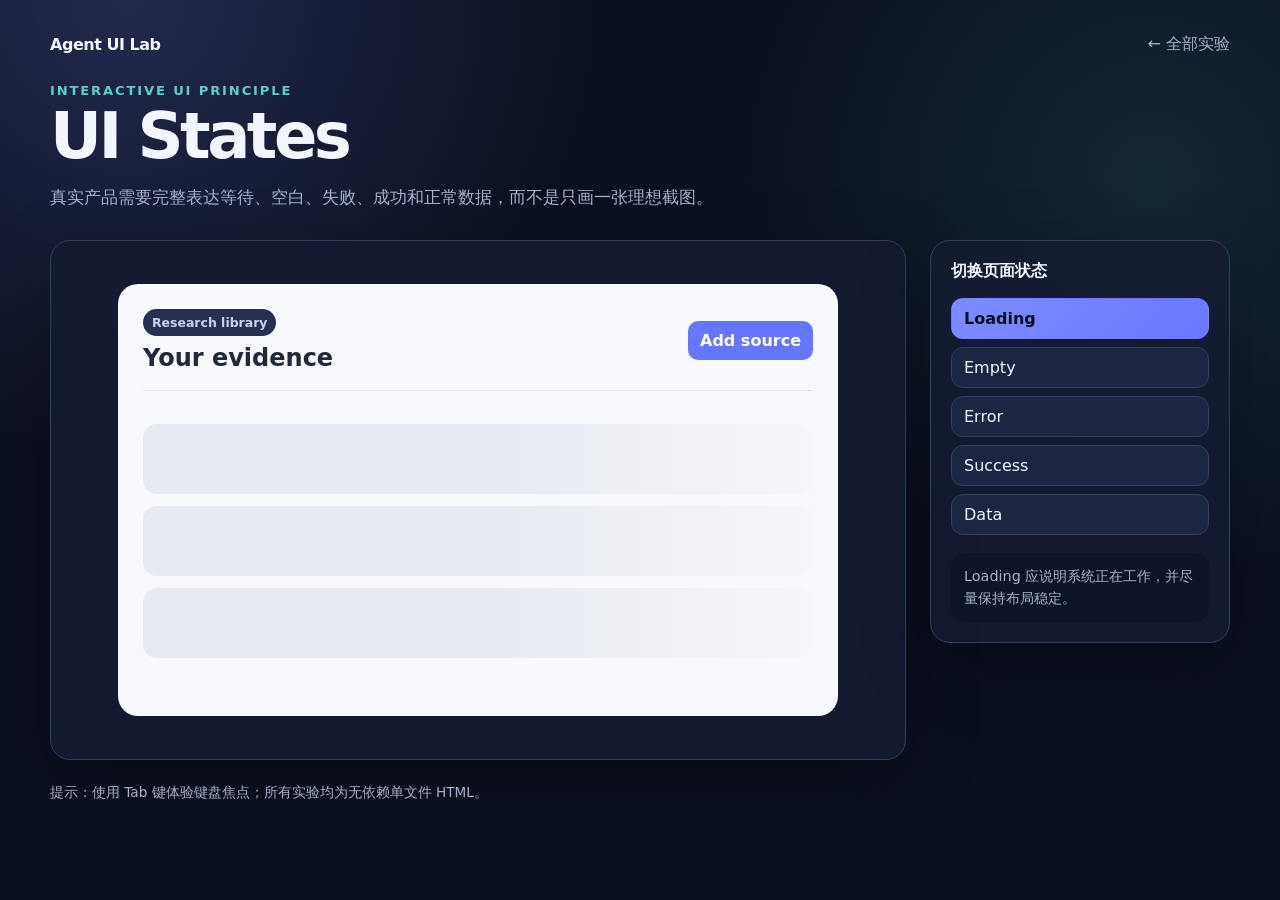
<file: labs/ui-states/index.html>
<!doctype html><html lang="zh-CN"><head><meta charset="utf-8"><meta name="viewport" content="width=device-width,initial-scale=1"><meta name="description" content="真实产品需要完整表达等待、空白、失败、成功和正常数据，而不是只画一张理想截图。"><title>UI States · Agent UI Lab</title><style>
:root{--bg:#0b1020;--panel:#141b31;--panel2:#1c2542;--text:#f4f6ff;--muted:#a8b1cc;--line:#33405f;--accent:#7c8cff;--accent2:#54d2c6;--danger:#ff7d8d;--warning:#ffc66d;--success:#63d69b;--radius:20px;--shadow:0 22px 70px rgba(0,0,0,.28)}
*{box-sizing:border-box}html{color-scheme:dark}body{margin:0;font-family:Inter,ui-sans-serif,system-ui,-apple-system,BlinkMacSystemFont,"Segoe UI",sans-serif;background:radial-gradient(circle at 10% 0%,rgba(124,140,255,.2),transparent 32%),radial-gradient(circle at 90% 20%,rgba(84,210,198,.12),transparent 30%),var(--bg);color:var(--text);min-height:100vh}
button,input,select{font:inherit}.shell{width:min(1180px,calc(100% - 32px));margin:auto;padding:34px 0 70px}.topbar{display:flex;justify-content:space-between;gap:16px;align-items:center;margin-bottom:28px}.brand{font-weight:850;letter-spacing:-.03em}.back{color:var(--muted);text-decoration:none}.back:hover{color:var(--text)}.eyebrow{color:var(--accent2);font-size:.82rem;font-weight:800;letter-spacing:.14em;text-transform:uppercase}.intro h1{font-size:clamp(2.1rem,5vw,4rem);line-height:1;letter-spacing:-.055em;margin:.35rem 0 1rem;max-width:900px}.intro p{color:var(--muted);font-size:1.05rem;line-height:1.65;max-width:760px}.layout{display:grid;grid-template-columns:minmax(0,1fr) 300px;gap:24px;margin-top:28px}.stage,.controls,.note{border:1px solid var(--line);background:rgba(20,27,49,.86);box-shadow:var(--shadow);border-radius:var(--radius)}.stage{padding:22px;min-height:520px;display:grid;place-items:center;overflow:auto}.controls{padding:20px;align-self:start;position:sticky;top:18px}.controls h2{font-size:1rem;margin:0 0 16px}.field{margin:0 0 18px}.field label{display:flex;justify-content:space-between;color:var(--muted);font-size:.9rem;margin-bottom:8px}.segmented{display:grid;gap:8px}.segmented button,.pill{border:1px solid var(--line);background:var(--panel2);color:var(--text);padding:10px 12px;border-radius:12px;cursor:pointer;text-align:left}.segmented button:hover,.pill:hover{border-color:#6978aa}.segmented button[aria-pressed="true"],.pill.active{background:linear-gradient(135deg,var(--accent),#6978ff);color:#08101f;border-color:transparent;font-weight:800}.range{width:100%;accent-color:var(--accent)}.readout{padding:13px;border-radius:14px;background:#0e1428;color:var(--muted);line-height:1.5;font-size:.9rem}.btn{border:0;border-radius:12px;padding:12px 16px;font-weight:800;cursor:pointer;background:linear-gradient(135deg,var(--accent),#6978ff);color:#07101f}.btn.secondary{background:#e9ecf7;color:#26304a}.btn.ghost{background:transparent;color:var(--text);border:1px solid var(--line)}.btn:focus-visible,.pill:focus-visible,.segmented button:focus-visible,a:focus-visible,input:focus-visible,select:focus-visible{outline:3px solid var(--accent2);outline-offset:3px}.button-row{display:flex;gap:10px;flex-wrap:wrap}.chip{display:inline-flex;padding:6px 9px;border-radius:999px;background:#253053;color:#cbd2ef;font-size:.78rem;font-weight:750}.small{font-size:.86rem;color:var(--muted)}.footer-note{margin-top:24px;color:var(--muted);font-size:.85rem}.sr-only{position:absolute;width:1px;height:1px;padding:0;margin:-1px;overflow:hidden;clip:rect(0,0,0,0);white-space:nowrap;border:0}
@media(max-width:850px){.layout{grid-template-columns:1fr}.controls{position:static;order:-1}.stage{min-height:430px}.topbar{align-items:flex-start;flex-direction:column}}
.state-app{width:min(720px,100%);min-height:430px;background:#f8f9fd;color:#20283e;border-radius:20px;padding:25px}.state-app header{display:flex;justify-content:space-between;align-items:center;border-bottom:1px solid #e1e5ef;padding-bottom:18px}.state-app h2{margin:8px 0 0}.state-app header button,.state-action{border:0;border-radius:10px;padding:10px 12px;background:#6677ff;color:#fff;font-weight:800}.state-view{min-height:300px;display:grid;place-items:center;text-align:center}.center-state{max-width:420px}.center-state .icon{width:60px;height:60px;border-radius:18px;background:#e4e8f6;display:grid;place-items:center;margin:0 auto 15px;font-size:1.5rem}.center-state h3{margin:0 0 8px}.center-state p{color:#6c7691;line-height:1.5}.error-state .icon{background:#fff0f2;color:#bd354b}.success-state .icon{background:#e6faf3;color:#13725a}.skeletons{width:100%;display:grid;gap:12px}.sk{height:70px;border-radius:14px;background:linear-gradient(90deg,#e7eaf2 25%,#f5f6fa 50%,#e7eaf2 75%);background-size:200% 100%;animation:shimmer 1.2s infinite}.data-list{width:100%;display:grid;gap:10px;text-align:left}.row{display:grid;grid-template-columns:1fr auto;gap:15px;background:#e9ecf4;border-radius:12px;padding:14px}.row span{color:#6b7590;font-size:.82rem}@keyframes shimmer{to{background-position:-200% 0}}</style></head><body><main class="shell"><div class="topbar"><div class="brand">Agent UI Lab</div><a class="back" href="../index.html">← 全部实验</a></div><header class="intro"><div class="eyebrow">Interactive UI Principle</div><h1>UI States</h1><p>真实产品需要完整表达等待、空白、失败、成功和正常数据，而不是只画一张理想截图。</p></header><section class="layout"><div class="stage"><div class="state-app"><header><div><span class="chip">Research library</span><h2>Your evidence</h2></div><button>Add source</button></header><div id="stateView" class="state-view"><div class="skeletons" aria-label="正在加载"><div class="sk"></div><div class="sk"></div><div class="sk"></div></div></div></div></div><aside class="controls"><h2>切换页面状态</h2><div class="field segmented" id="states"><button aria-pressed="true" data-state="loading">Loading</button><button aria-pressed="false" data-state="empty">Empty</button><button aria-pressed="false" data-state="error">Error</button><button aria-pressed="false" data-state="success">Success</button><button aria-pressed="false" data-state="data">Data</button></div><div class="readout" id="stateExplain">Loading 应说明系统正在工作，并尽量保持布局稳定。</div></aside></section><p class="footer-note">提示：使用 Tab 键体验键盘焦点；所有实验均为无依赖单文件 HTML。</p></main><script>
const qs=(s,r=document)=>r.querySelector(s);const qsa=(s,r=document)=>[...r.querySelectorAll(s)];
function setPressed(group,active){qsa('[aria-pressed]',group).forEach(b=>b.setAttribute('aria-pressed',String(b===active)))}
const view=qs('#stateView'),explain=qs('#stateExplain');const render={loading:()=>`<div class="skeletons" aria-label="正在加载"><div class="sk"></div><div class="sk"></div><div class="sk"></div></div>`,empty:()=>`<div class="center-state"><div class="icon">＋</div><h3>No evidence yet</h3><p>Add your first source to begin building a traceable research library.</p><button class="state-action">Add first source</button></div>`,error:()=>`<div class="center-state error-state"><div class="icon">!</div><h3>We could not load your library</h3><p>Your connection may have been interrupted. Your saved sources are safe.</p><button class="state-action">Try again</button></div>`,success:()=>`<div class="center-state success-state"><div class="icon">✓</div><h3>Source added</h3><p>The document is being analyzed. You can continue working while it finishes.</p><button class="state-action">View source</button></div>`,data:()=>`<div class="data-list"><div class="row"><b>Market study 2026</b><span>Analyzed</span></div><div class="row"><b>Customer interviews</b><span>12 notes</span></div><div class="row"><b>Security review</b><span>Needs attention</span></div></div>`};const messages={loading:'Loading 应说明系统正在工作，并尽量保持布局稳定。',empty:'Empty 要解释为什么为空，并给出第一步行动。',error:'Error 要说明影响、保留情况和恢复方式。',success:'Success 要说明发生了什么，以及下一步在哪里。',data:'正常数据状态也需要清楚的层级、状态标签和主要行动。'};function show(s){view.innerHTML=render[s]();explain.textContent=messages[s]}qs('#states').addEventListener('click',e=>{const b=e.target.closest('button');if(!b)return;setPressed(qs('#states'),b);show(b.dataset.state)});show('loading');</script></body></html>
</file>
<file: assets/style.css>
:root{color-scheme:light;--ink:#202c3a;--muted:#536273;--line:#dce3eb;--paper:#f5f7fb;--blue:#2459c4;--light:#edf3ff;--green:#17643e;--red:#ac3033;--radius:14px;font-family:system-ui,-apple-system,"Segoe UI","PingFang SC","Microsoft YaHei",sans-serif;color:var(--ink);background:var(--paper);font-synthesis:none}*{box-sizing:border-box}body{margin:0}button,input,select,textarea{font:inherit}button,a,select,input{touch-action:manipulation}button{cursor:pointer}button:disabled{cursor:not-allowed;opacity:.65}a{color:var(--blue);text-underline-offset:4px}button:focus-visible,a:focus-visible,input:focus-visible,select:focus-visible,summary:focus-visible,[tabindex]:focus-visible{outline:3px solid #bf5819;outline-offset:4px}button,input,select{min-height:44px}button{border:1px solid var(--line);border-radius:8px;padding:10px 16px;background:white;color:var(--ink)}button[aria-pressed=true]{background:var(--light);border-color:var(--blue);color:var(--blue)}input,select{border:1px solid #9faebf;border-radius:8px;padding:10px 12px;max-width:100%;background:white;color:var(--ink)}input[type=range]{padding:0;accent-color:var(--blue);flex:1;min-width:80px}input[type=checkbox]{min-height:20px;width:20px;accent-color:var(--blue)}h1,h2,h3,p{margin-top:0}h1{font-size:clamp(28px,3.4vw,44px);line-height:1.3;letter-spacing:-1px;margin-bottom:12px}h2{font-size:26px;line-height:1.3;margin-bottom:12px}h3{font-size:17px;line-height:1.5;margin-bottom:10px}p{line-height:1.65;margin-bottom:12px}.small{font-size:13px;color:var(--muted);line-height:1.6}.top{padding:18px 5%;display:flex;align-items:center;gap:24px;background:white;border-bottom:1px solid var(--line)}.brand{color:var(--ink);font-weight:750;text-decoration:none;font-size:18px;display:flex;align-items:center;gap:10px}.brand-icon{background:var(--blue);color:white;border-radius:6px;padding:2px 7px;font-size:22px}.top nav{display:flex;gap:8px;margin-left:auto}.top nav a{font-size:14px;padding:12px 14px;text-decoration:none;border-radius:8px}.top nav a[aria-current=page]{background:var(--light);font-weight:650}.quiet{background:white}.primary{background:var(--blue);border-color:var(--blue);color:white}.primary[aria-pressed=true]{background:var(--blue);color:white}.skip{position:absolute;left:12px;top:-70px;padding:14px;background:white;z-index:20}.skip:focus{top:8px}main{max-width:1250px;margin:auto;padding:34px 40px 50px}.intro{display:flex;justify-content:space-between;gap:28px;align-items:center;margin-bottom:30px}.intro p:last-child{color:var(--muted);margin-bottom:0}.eyebrow{font-size:13px;color:var(--blue);font-weight:650;margin-bottom:10px}.progress-wrap{font-size:13px;min-width:170px;color:var(--muted)}progress{display:block;width:100%;height:6px;border:0;background:var(--line);border-radius:10px;margin-top:14px;accent-color:var(--blue)}progress::-webkit-progress-bar{background:var(--line);border-radius:10px}progress::-webkit-progress-value{background:var(--blue);border-radius:10px}.learning{display:grid;grid-template-columns:215px minmax(0,1fr);gap:30px}.lesson-sidebar{padding-top:4px}.lesson-sidebar ol{padding:0;margin:12px 0 24px;list-style:none}.lesson-sidebar button{width:100%;display:flex;gap:12px;align-items:center;text-align:left;margin:3px 0;border-color:transparent;background:transparent;padding:11px 12px;font-size:14px}.lesson-sidebar button[aria-current=step]{background:white;color:var(--blue);border-color:var(--line);font-weight:650}.lesson-number{color:var(--muted);font-size:12px;min-width:22px}.lesson-sidebar .done{color:var(--green)}.lesson{background:white;border:1px solid var(--line);border-radius:var(--radius);padding:28px;min-width:0}.lesson-heading{display:flex;justify-content:space-between;gap:12px;align-items:flex-start}.lesson-heading p:last-child{margin-bottom:20px}.term-label{font-size:12px;padding:6px 9px;background:var(--paper);color:var(--muted);border-radius:6px;white-space:nowrap}.experiment{background:var(--paper);border:1px solid var(--line);border-radius:10px;overflow:hidden}.experiment-caption{display:flex;justify-content:space-between;gap:12px;padding:14px 18px;border-bottom:1px solid var(--line);font-size:14px;font-weight:650}.experiment-caption .small{font-weight:400;font-size:11px}.controls{padding:14px 18px;display:flex;gap:10px;align-items:center;flex-wrap:wrap}.controls label{font-size:13px}.controls output{font-size:13px;min-width:42px}.controls button{font-size:13px;min-height:40px}.demo{padding:4px 18px 20px;min-height:210px;display:grid;align-items:center}.demo-frame{background:white;border:1px solid var(--line);border-radius:10px;overflow:hidden;padding:22px;min-width:0}.mini-nav{display:flex;justify-content:space-between;gap:16px;font-size:12px;color:var(--muted);margin-bottom:22px}.mini-nav strong{color:var(--ink)}.mini-hero{display:grid;grid-template-columns:1.2fr 1fr;gap:20px;align-items:center}.mini-hero h3{font-size:25px;line-height:1.4;letter-spacing:-.5px}.mini-hero p{font-size:13px;color:var(--muted)}.mini-product{padding:18px;background:#eef3f9;border-radius:10px;border:1px solid #dce5ef;transform:rotate(2deg)}.mini-product strong{font-size:13px;display:block;margin-bottom:12px}.line{height:7px;background:#ccd8e8;border-radius:6px;margin-top:10px}.line.short{width:68%}.line.blue{background:#4777d2;width:85%}.note-lines{padding:14px;border-radius:6px;background:white}.observation{margin:0;padding:12px 18px;font-size:14px;background:var(--light);border-top:1px solid #cbdcfb;min-height:48px}.quiz{margin-top:24px}.answers{display:flex;gap:10px;flex-wrap:wrap}.answers button{font-size:14px}.feedback{font-size:14px;min-height:24px;margin:10px 0 16px}.feedback.correct{color:var(--green)}.feedback.wrong{color:var(--red)}details{border-top:1px solid var(--line);padding-top:14px;margin-top:6px;font-size:14px}summary{cursor:pointer;min-height:44px;line-height:1.6;padding:8px 0;color:var(--muted)}details p{margin-top:10px}.agent-brief{margin-top:18px;display:flex;gap:20px;align-items:center;border:1px solid var(--line);padding:16px;border-radius:9px;background:#fcfdff}.agent-brief p{font-size:14px;margin-bottom:0}.agent-brief h3{font-size:13px;color:var(--muted);margin-bottom:7px}.agent-brief button{white-space:nowrap;font-size:13px}.next-row{display:flex;justify-content:space-between;align-items:center;gap:16px;margin-top:20px}.next-row p{margin-bottom:0}footer{max-width:1250px;padding:0 40px 28px;margin:auto;font-size:12px;color:var(--muted);line-height:1.8;display:flex;justify-content:space-between;gap:20px}.mobile-only,.mobile-picker{display:none}[hidden]{display:none!important}.notice{position:fixed;bottom:24px;left:50%;transform:translateX(-50%);background:var(--ink);color:white;border-radius:10px;padding:12px 20px;z-index:50;max-width:90%;font-size:14px}dialog{border:1px solid var(--line);border-radius:14px;padding:26px;max-width:540px;width:calc(100% - 28px);max-height:85dvh;overflow:auto;color:var(--ink);background:white}dialog::backdrop{background:#15253e80}.dialog-head{text-align:right;margin:-8px -8px 8px}.dialog-head button{padding:8px 14px}.file-label{display:block;margin-top:24px;margin-bottom:8px;font-size:14px}#dictionary{max-width:860px;margin:auto}#dictionary>label{display:block;font-size:14px;margin-bottom:8px}#search{width:100%;font-size:17px;padding:16px}.filters{display:flex;gap:12px;align-items:center;margin:16px 0;font-size:14px;flex-wrap:wrap}.check{display:flex;gap:8px;align-items:center}#term-list{border-top:1px solid var(--line)}.term-row{width:100%;text-align:left;border:0;border-bottom:1px solid var(--line);border-radius:0;background:transparent;display:grid;grid-template-columns:210px 1fr;gap:20px;padding:18px 10px}.term-row:hover{background:white}.term-row strong{font-size:16px}.term-row small{display:block;font-size:12px;color:var(--muted);margin-top:5px}.term-row>span:last-child{font-size:14px;line-height:1.6;color:var(--muted)}.group-block{padding:16px;background:var(--paper);border-radius:8px}.group-block+ .group-block{margin-top:var(--group-gap,8px)}.group-block p{font-size:13px;margin:4px 0 0}.hierarchy-bad *{font-size:15px!important;font-weight:500!important;color:var(--ink)!important}.read-sample{font-size:16px;line-height:var(--leading,1.2);max-width:32em;margin:auto}.responsive-shell{container-type:inline-size;margin:auto;width:100%;max-width:100%;transition:width .15s}.responsive-content{padding:18px;background:white;border:1px solid var(--line);border-radius:9px}.responsive-content .mini-nav{margin-bottom:14px}.responsive-grid{display:grid;grid-template-columns:repeat(3,minmax(0,1fr));gap:10px}.responsive-grid div{padding:20px 10px;border:1px solid var(--line);border-radius:7px;font-size:13px}.mobile-menu{display:none}@container(max-width:440px){.responsive-grid{grid-template-columns:1fr}.desktop-menu{display:none}.mobile-menu{display:inline}}.state-box{text-align:center;padding:18px}.state-symbol{font-size:30px;margin-bottom:12px;color:var(--blue)}.form-sample{max-width:330px;margin:auto}.form-sample label{font-size:14px;display:block;margin-bottom:8px}.form-sample input{width:100%}.form-sample button{margin-top:10px}.field-error{color:var(--red);font-size:13px;min-height:22px;margin:8px 0}.form-sample [aria-invalid=true]{border:2px solid var(--red)}.steps{display:flex;gap:8px;list-style:none;padding:0;font-size:13px}.steps li{padding:8px 12px;border-bottom:3px solid var(--line)}.steps li[aria-current=step]{border-color:var(--blue);color:var(--blue);font-weight:650}.tablist{display:flex;gap:8px}.tabpanel{padding:16px 0;font-size:14px}.token-preview{--accent:#2459c4}.token-preview button{background:var(--accent);color:white;border-color:var(--accent)}.token-preview .tag{display:inline-block;color:var(--accent);border:1px solid var(--accent);padding:6px 12px;margin-right:8px;border-radius:6px;font-size:13px}.token-preview h3{color:var(--accent)}.drawer-preview{margin-left:auto;max-width:250px;background:var(--light);padding:20px;border-left:3px solid var(--blue)}.guide-layout{display:grid;grid-template-columns:230px minmax(0,1fr);gap:36px}.guide-nav a{display:block;padding:8px 0;font-size:14px}.guide-copy{background:white;padding:28px;min-width:0;border:1px solid var(--line);border-radius:14px}.guide-copy img{max-width:100%;height:auto}.guide-copy pre{overflow:auto;padding:16px;background:var(--paper);font-size:13px}.guide-copy table{display:block;overflow:auto;border-collapse:collapse}.guide-copy td,.guide-copy th{border:1px solid var(--line);padding:8px;font-size:14px}.guide-copy h2{margin-top:30px}.guide-copy .archive-note{border-left:3px solid var(--blue);padding:12px;background:var(--light);font-size:14px}
@media(max-width:760px){.top{padding:12px 18px;gap:10px;flex-wrap:wrap}.brand{font-size:16px}.top nav{gap:0;order:3;width:100%;margin-left:0;border-top:1px solid var(--line);padding-top:6px}.top nav a{flex:1;text-align:center;padding:10px}.top>#records{margin-left:auto;font-size:12px;padding:8px 10px}main{padding:22px 16px 30px}.intro{margin-bottom:20px;align-items:flex-start}.intro h1{font-size:28px}.intro p{font-size:13px}.progress-wrap{min-width:82px;width:82px;font-size:11px;margin-top:8px}.mobile-only{display:block}.learning{display:block}.lesson-sidebar{display:none}.mobile-picker{display:flex;gap:12px;align-items:center;margin-bottom:14px;font-size:13px}.mobile-picker select{flex:1;min-width:0}.lesson{padding:18px 14px}.lesson-heading{gap:5px;flex-wrap:wrap}.lesson-heading h2{font-size:23px}.lesson-heading .term-label{display:none}.lesson-heading p{font-size:14px}.experiment-caption{padding:12px;font-size:13px}.experiment-caption .small{display:none}.controls{padding:12px;gap:8px}.controls button{padding:8px 10px}.demo{padding:0 12px 12px;min-height:200px}.demo-frame{padding:16px}.mini-hero{grid-template-columns:1fr;gap:14px}.mini-hero h3{font-size:23px}.mini-product{display:none}.observation{padding:12px;font-size:13px}.answers{display:grid;grid-template-columns:1fr}.answers button{text-align:left}.agent-brief{flex-direction:column;align-items:stretch;gap:12px;padding:14px}.next-row{align-items:flex-start}.next-row p{max-width:155px}.next-row button{white-space:nowrap}footer{padding:0 18px 24px;display:block}footer a{display:block;margin-top:8px}.term-row{grid-template-columns:1fr;gap:6px}.filters{gap:9px}.guide-layout{display:block}.guide-nav{margin-bottom:22px}.guide-copy{padding:18px}.intro{gap:14px}}
@media(prefers-reduced-motion:reduce){*,*::before,*::after{transition:none!important;animation:none!important;scroll-behavior:auto!important}}

/* Prevent a grid child's min-content width from being clipped by its parent. */
.demo{grid-template-columns:minmax(0,1fr);gap:14px;min-width:0}
.responsive-shell{min-width:0;transition:none}
#lesson-title{scroll-margin-top:20px}
.layout-comparison{display:grid;grid-template-columns:1fr 1fr;gap:18px;font-size:13px}
.layout-comparison strong{display:block;margin-bottom:10px}
.layout-blocks{display:grid;gap:6px}
.layout-blocks.wide{grid-template-columns:repeat(3,minmax(0,1fr))}
.layout-blocks span{background:var(--light);border:1px solid #cbdcfb;text-align:center;padding:12px 4px;border-radius:5px}
</file>
